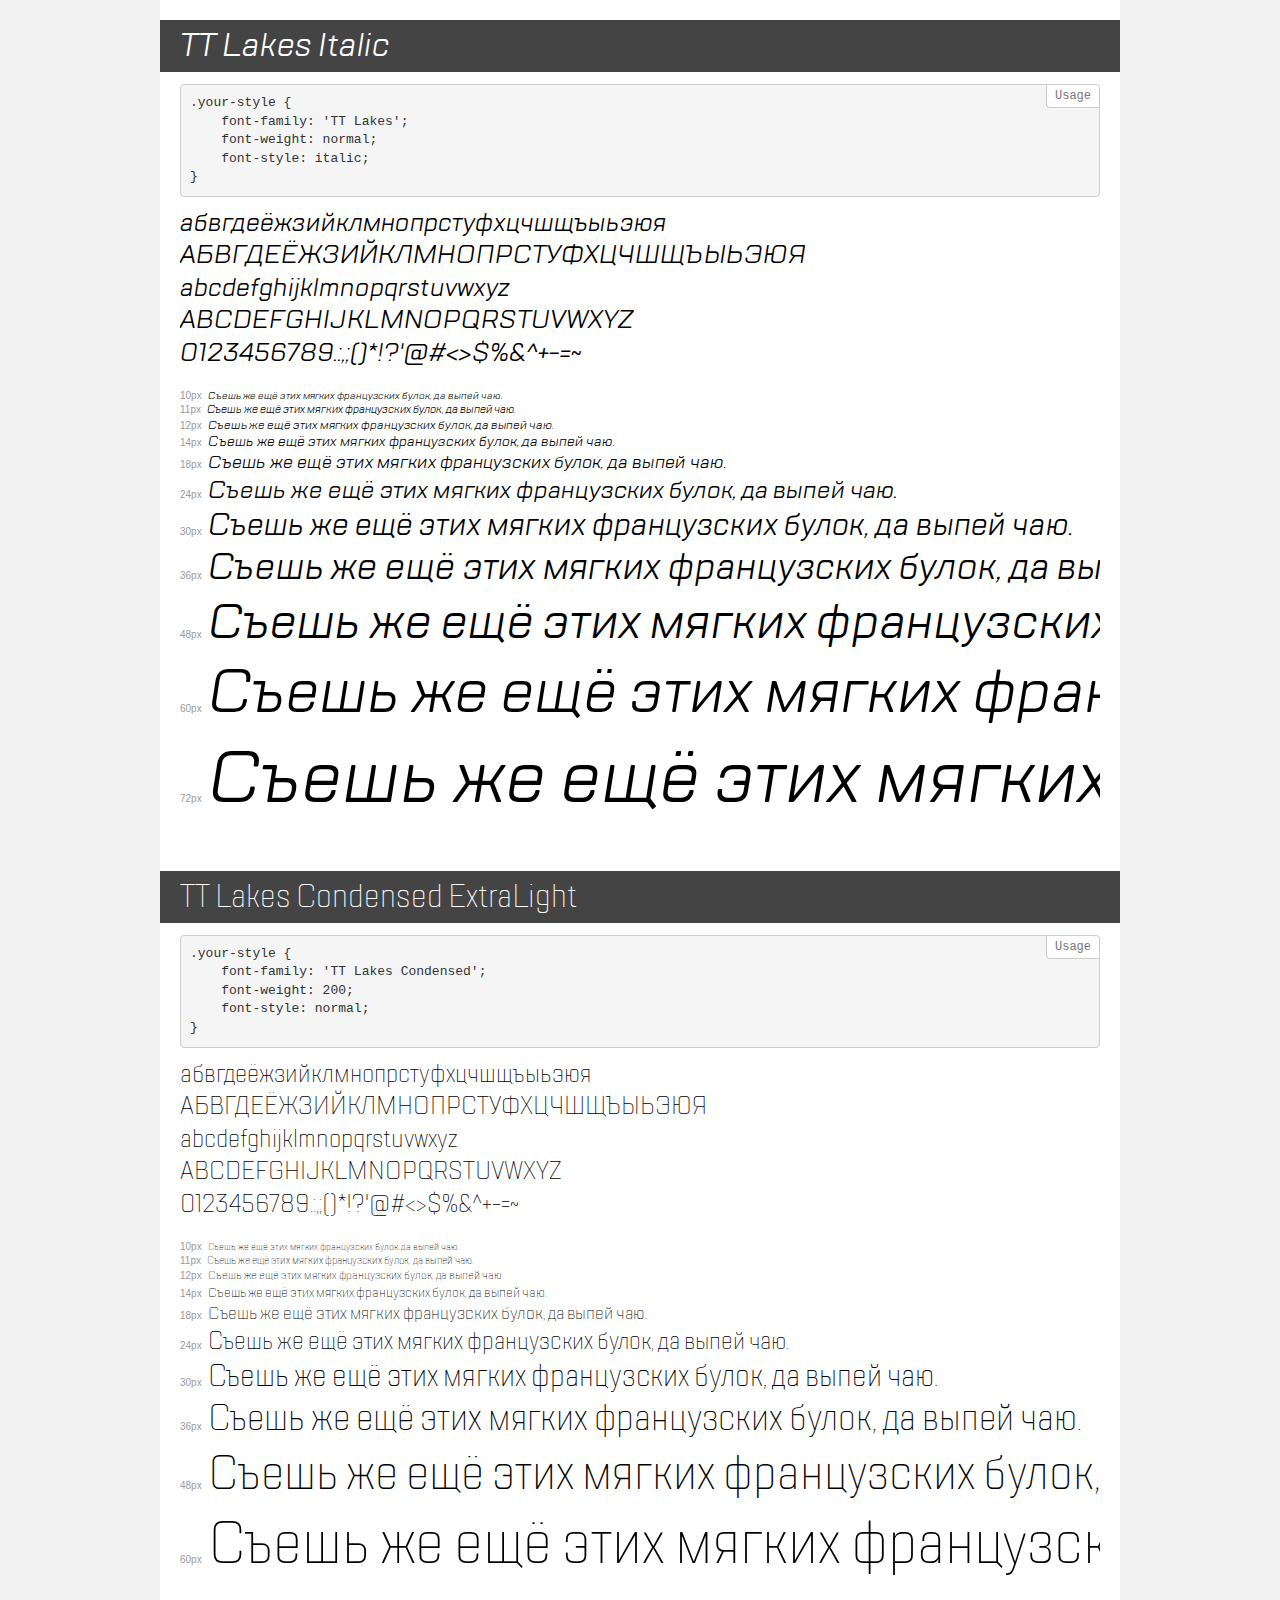
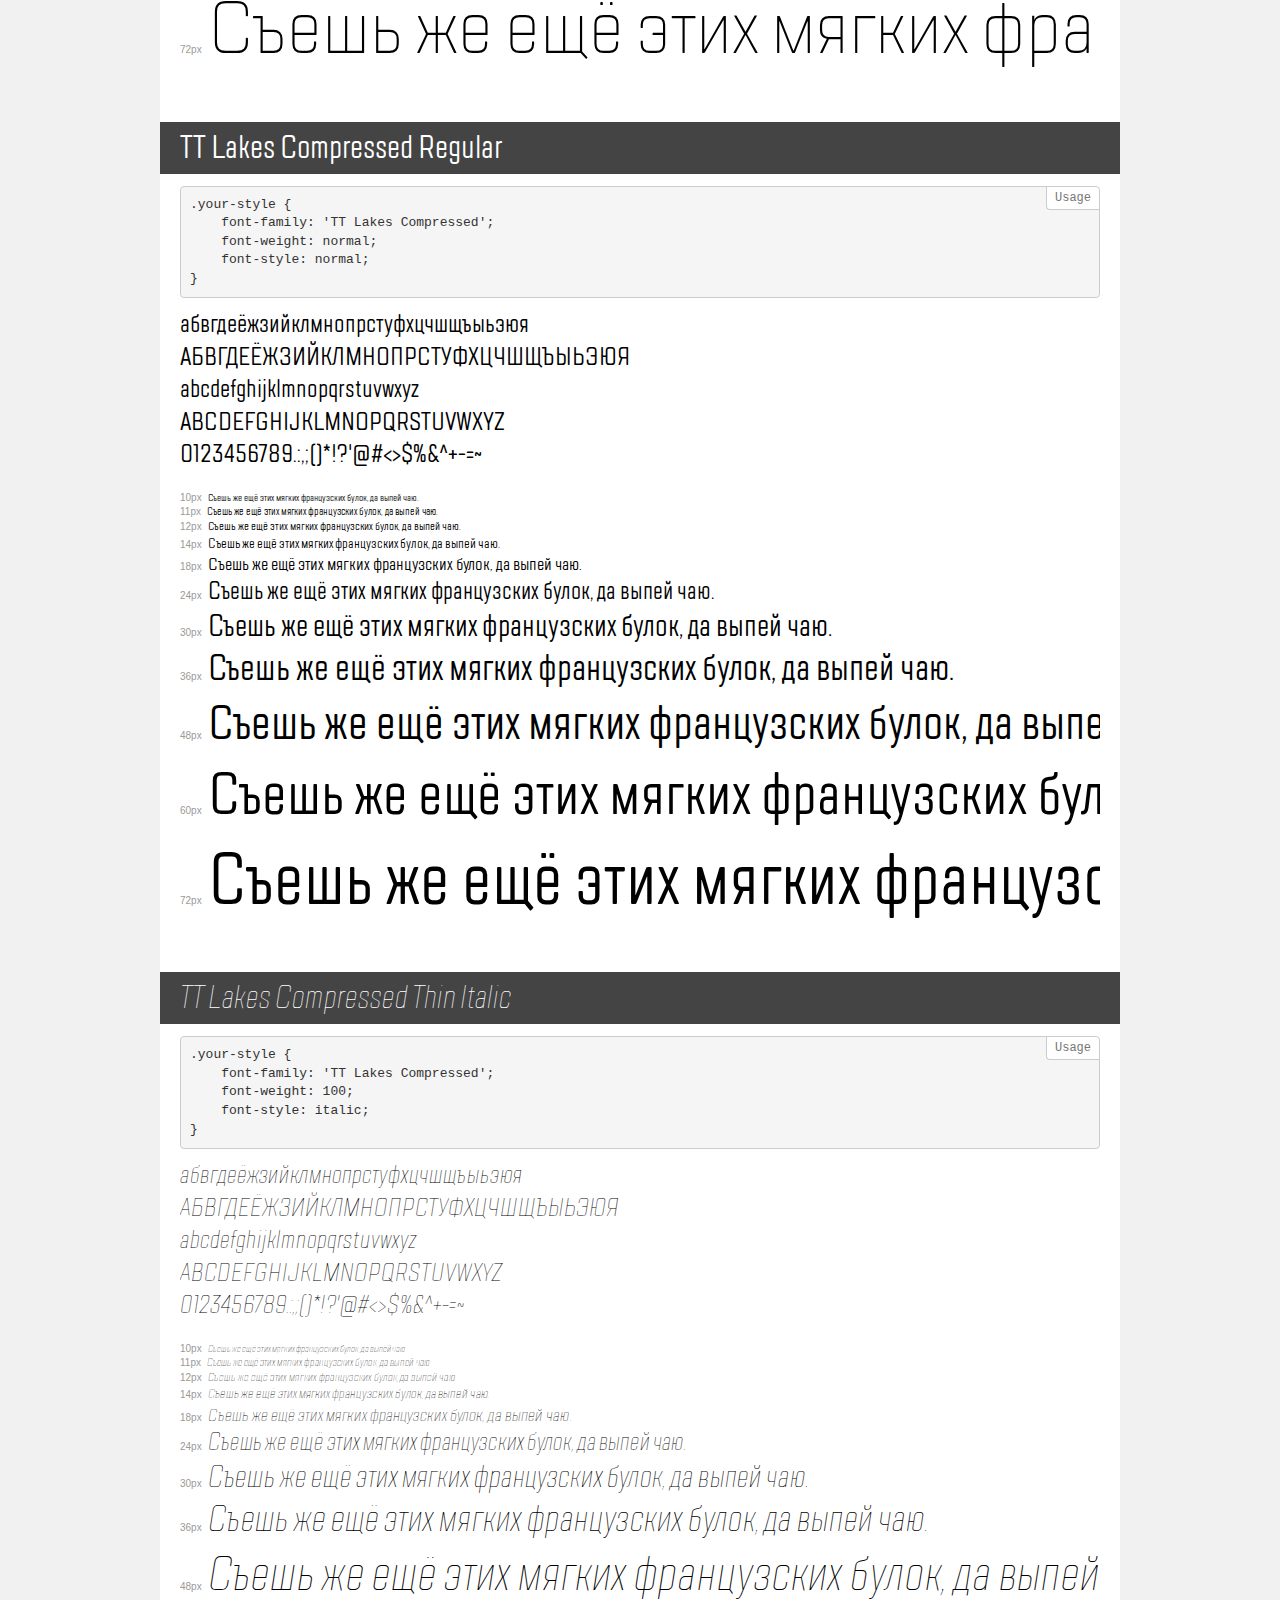
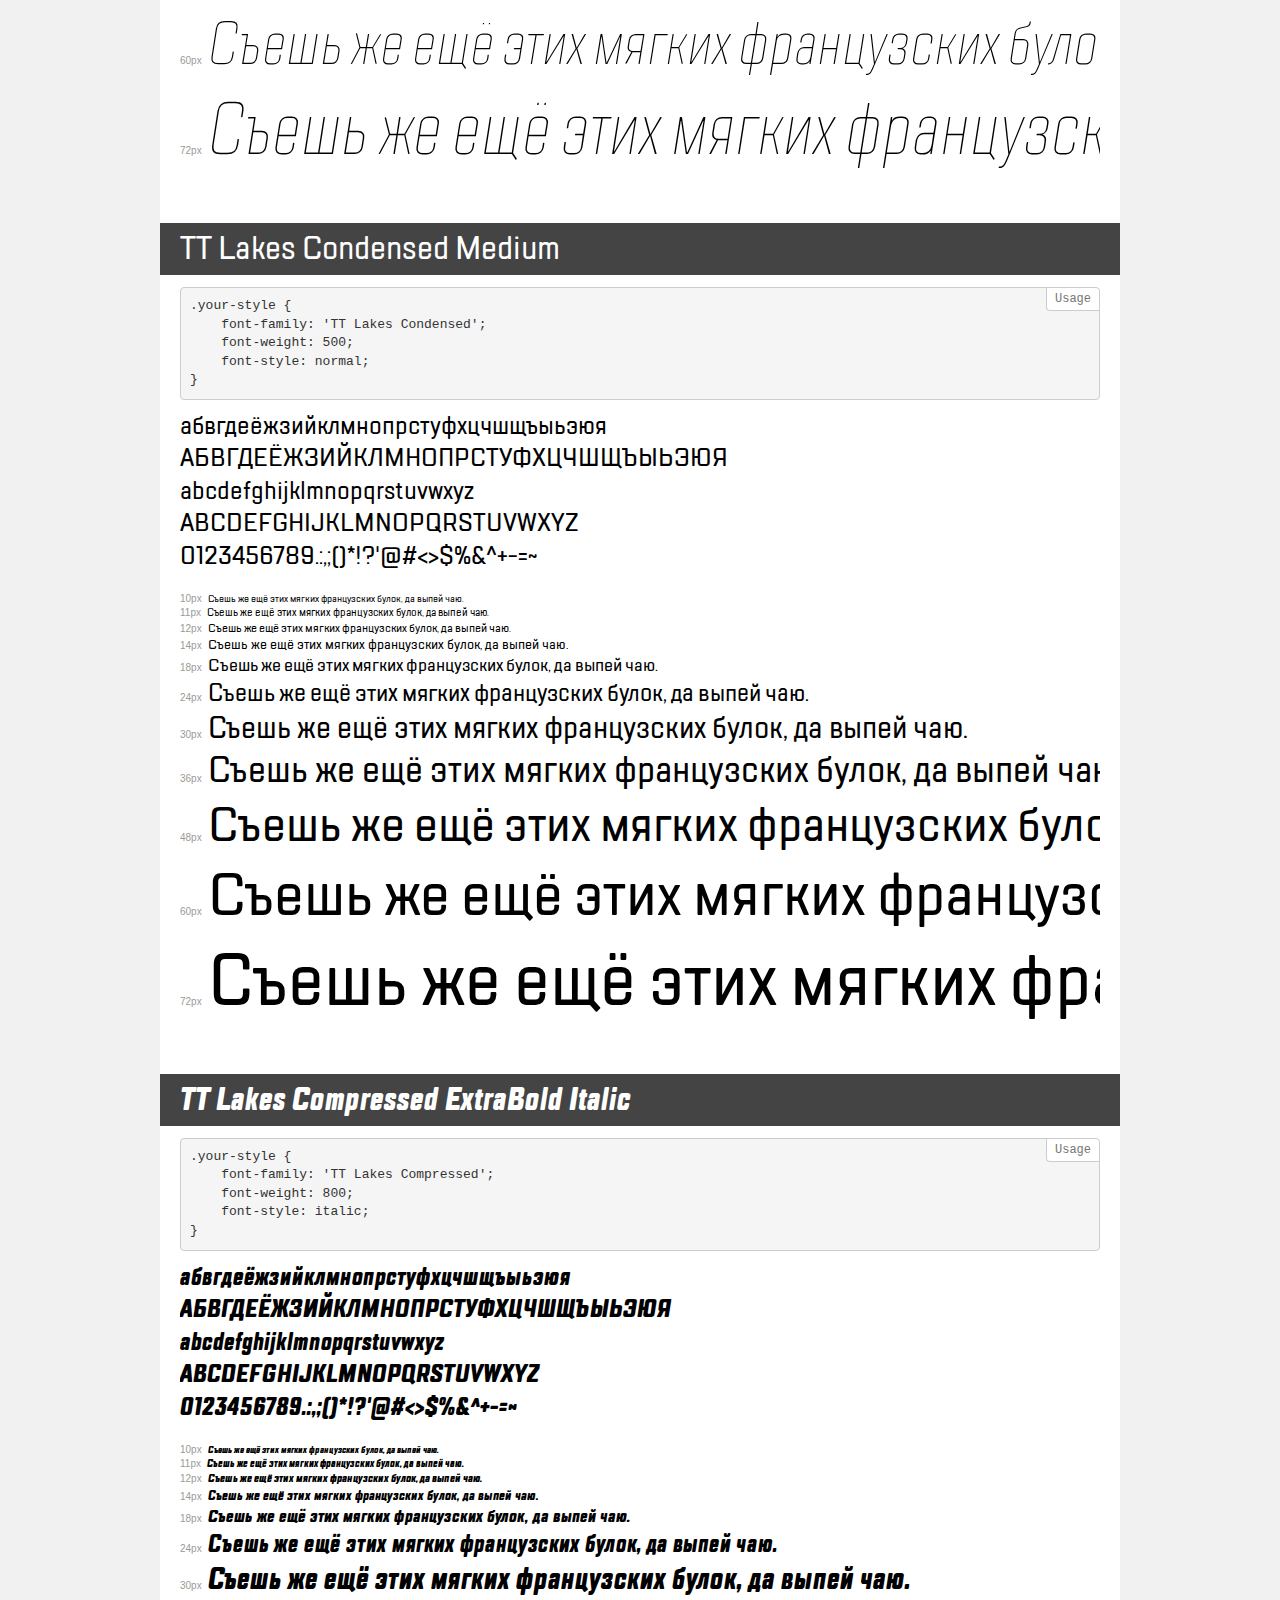
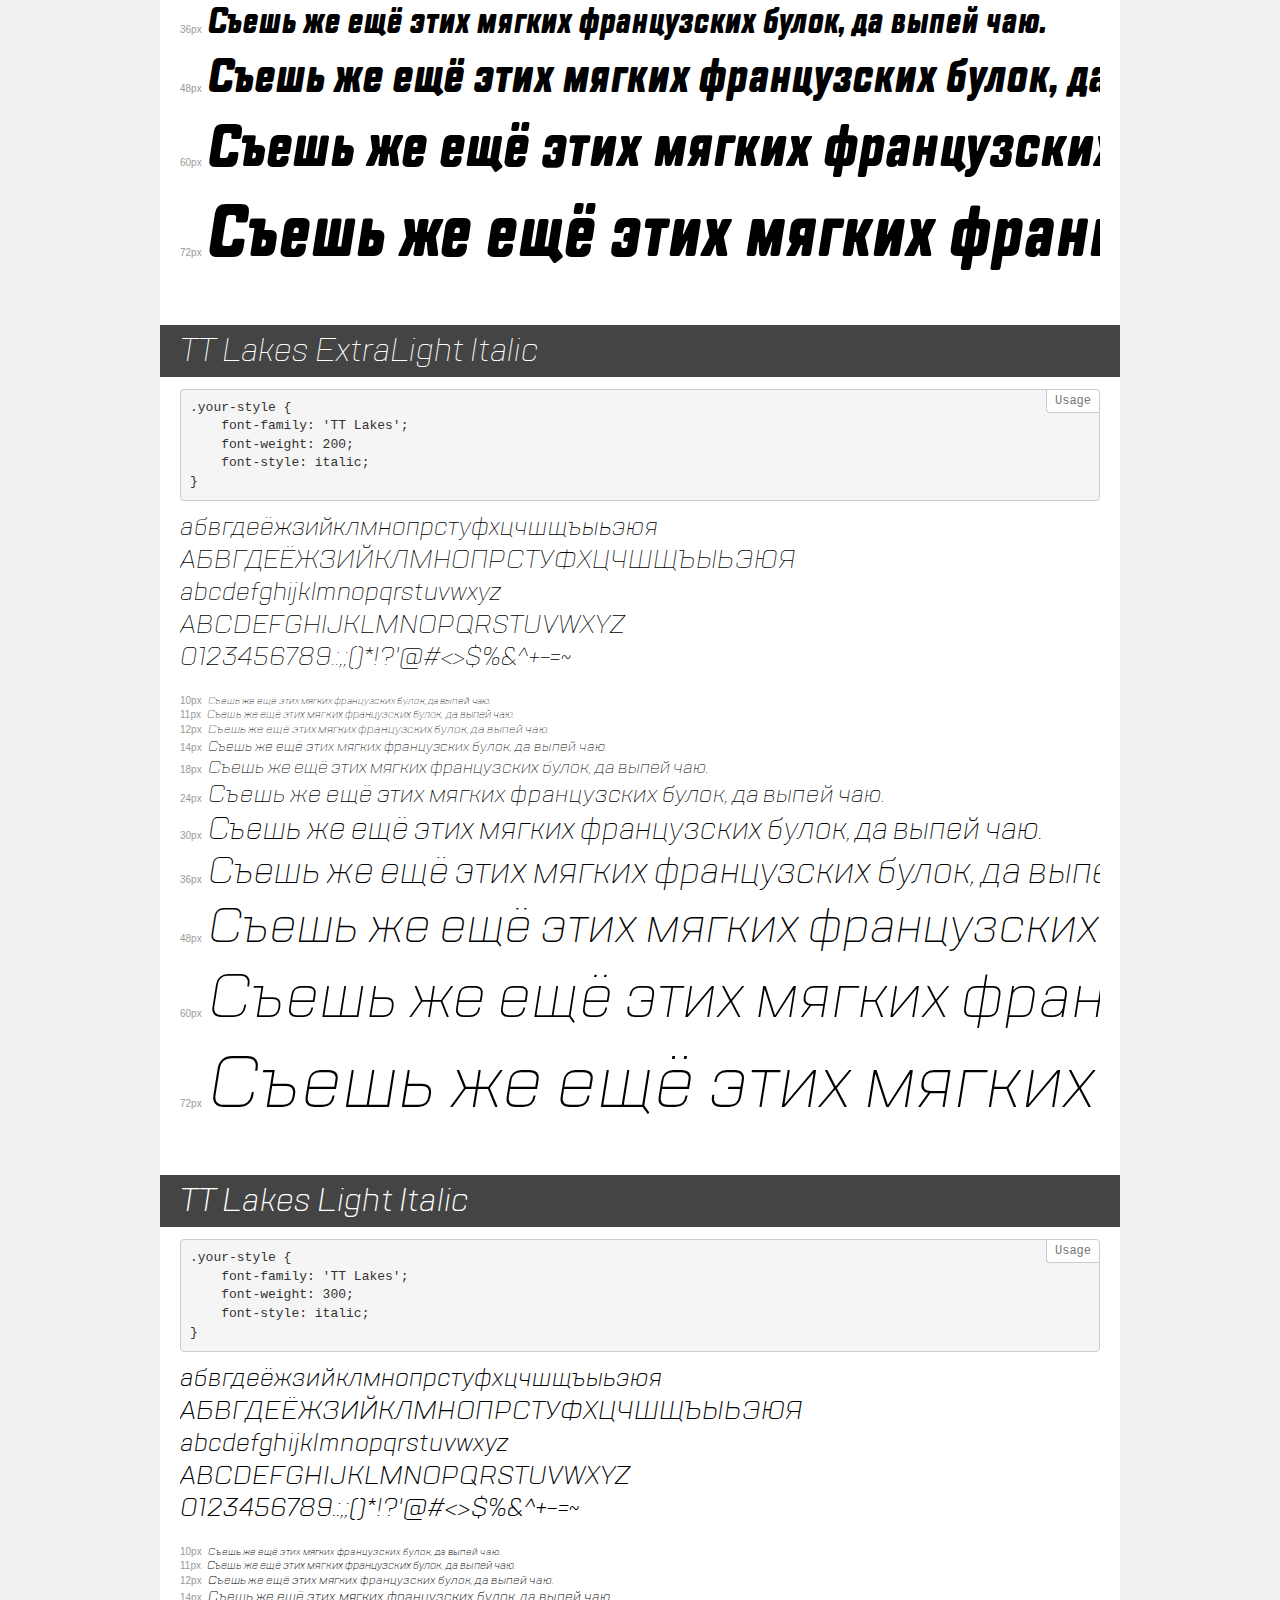
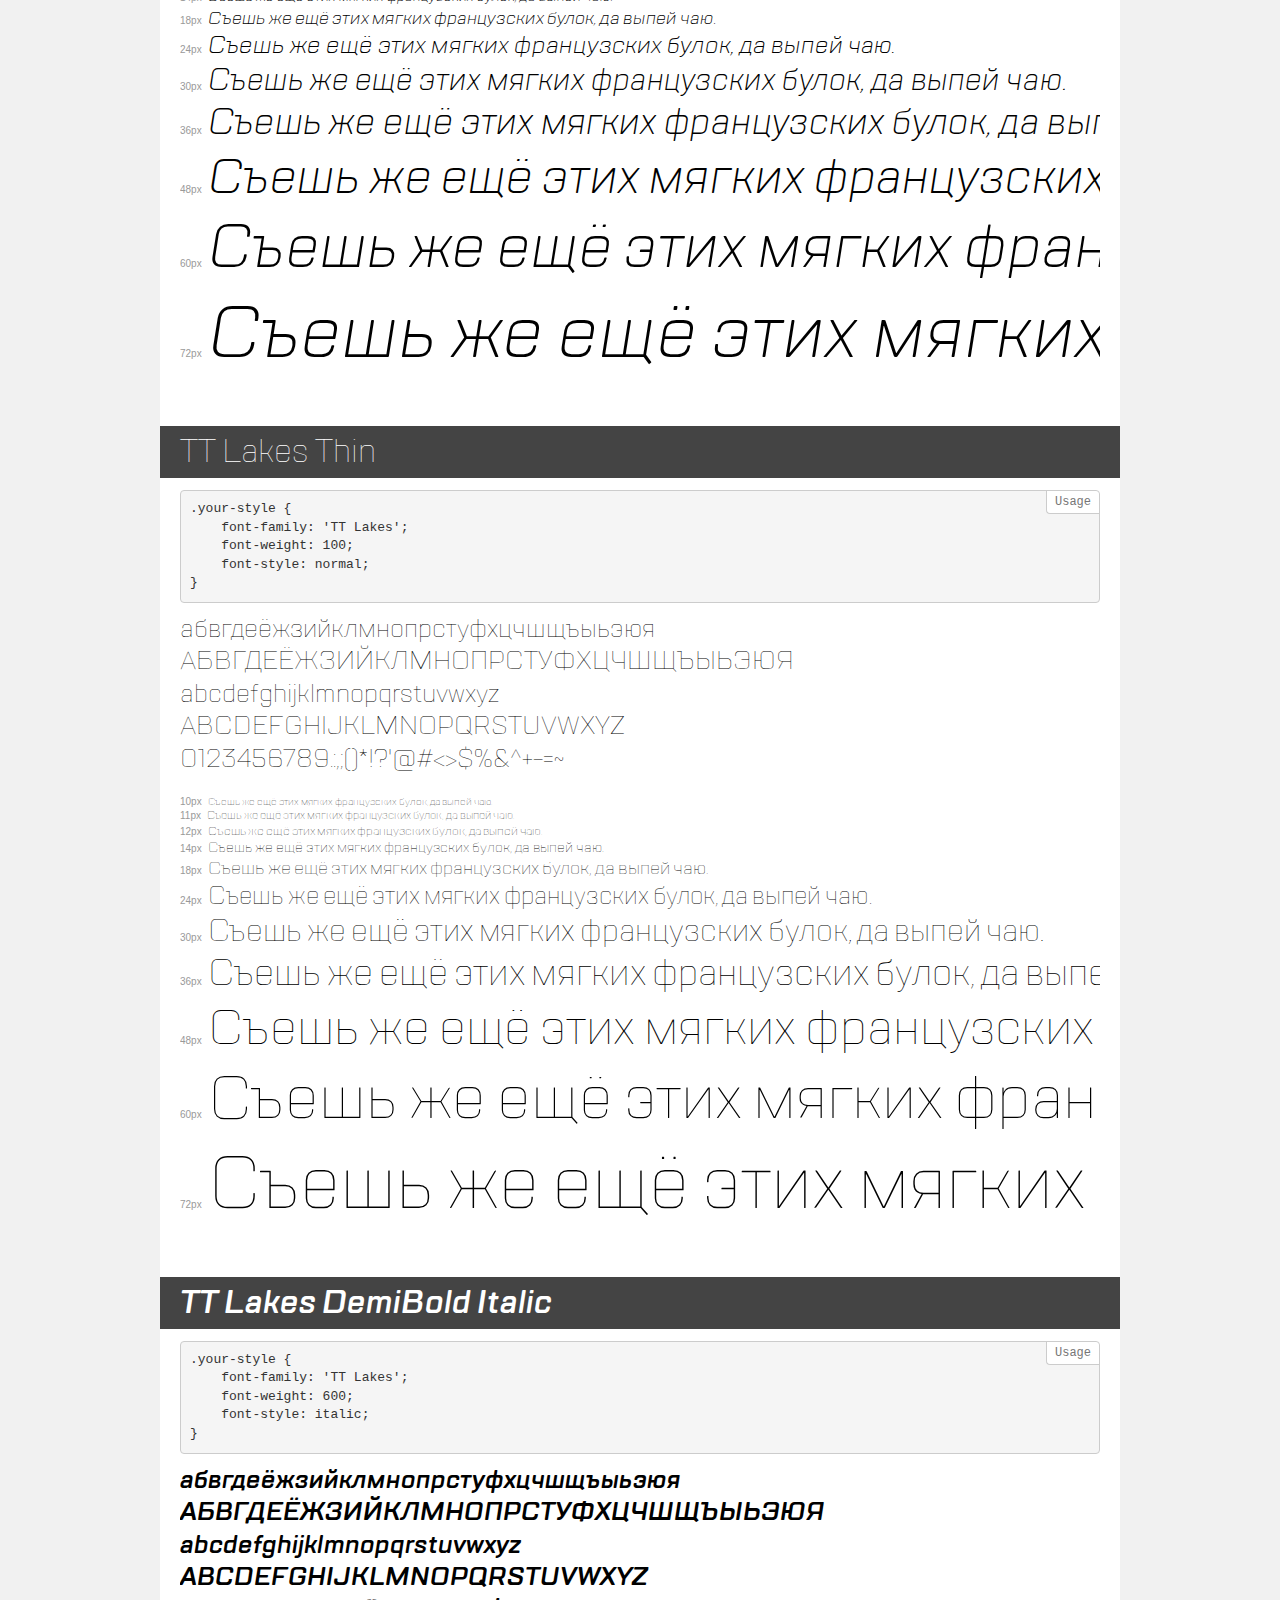
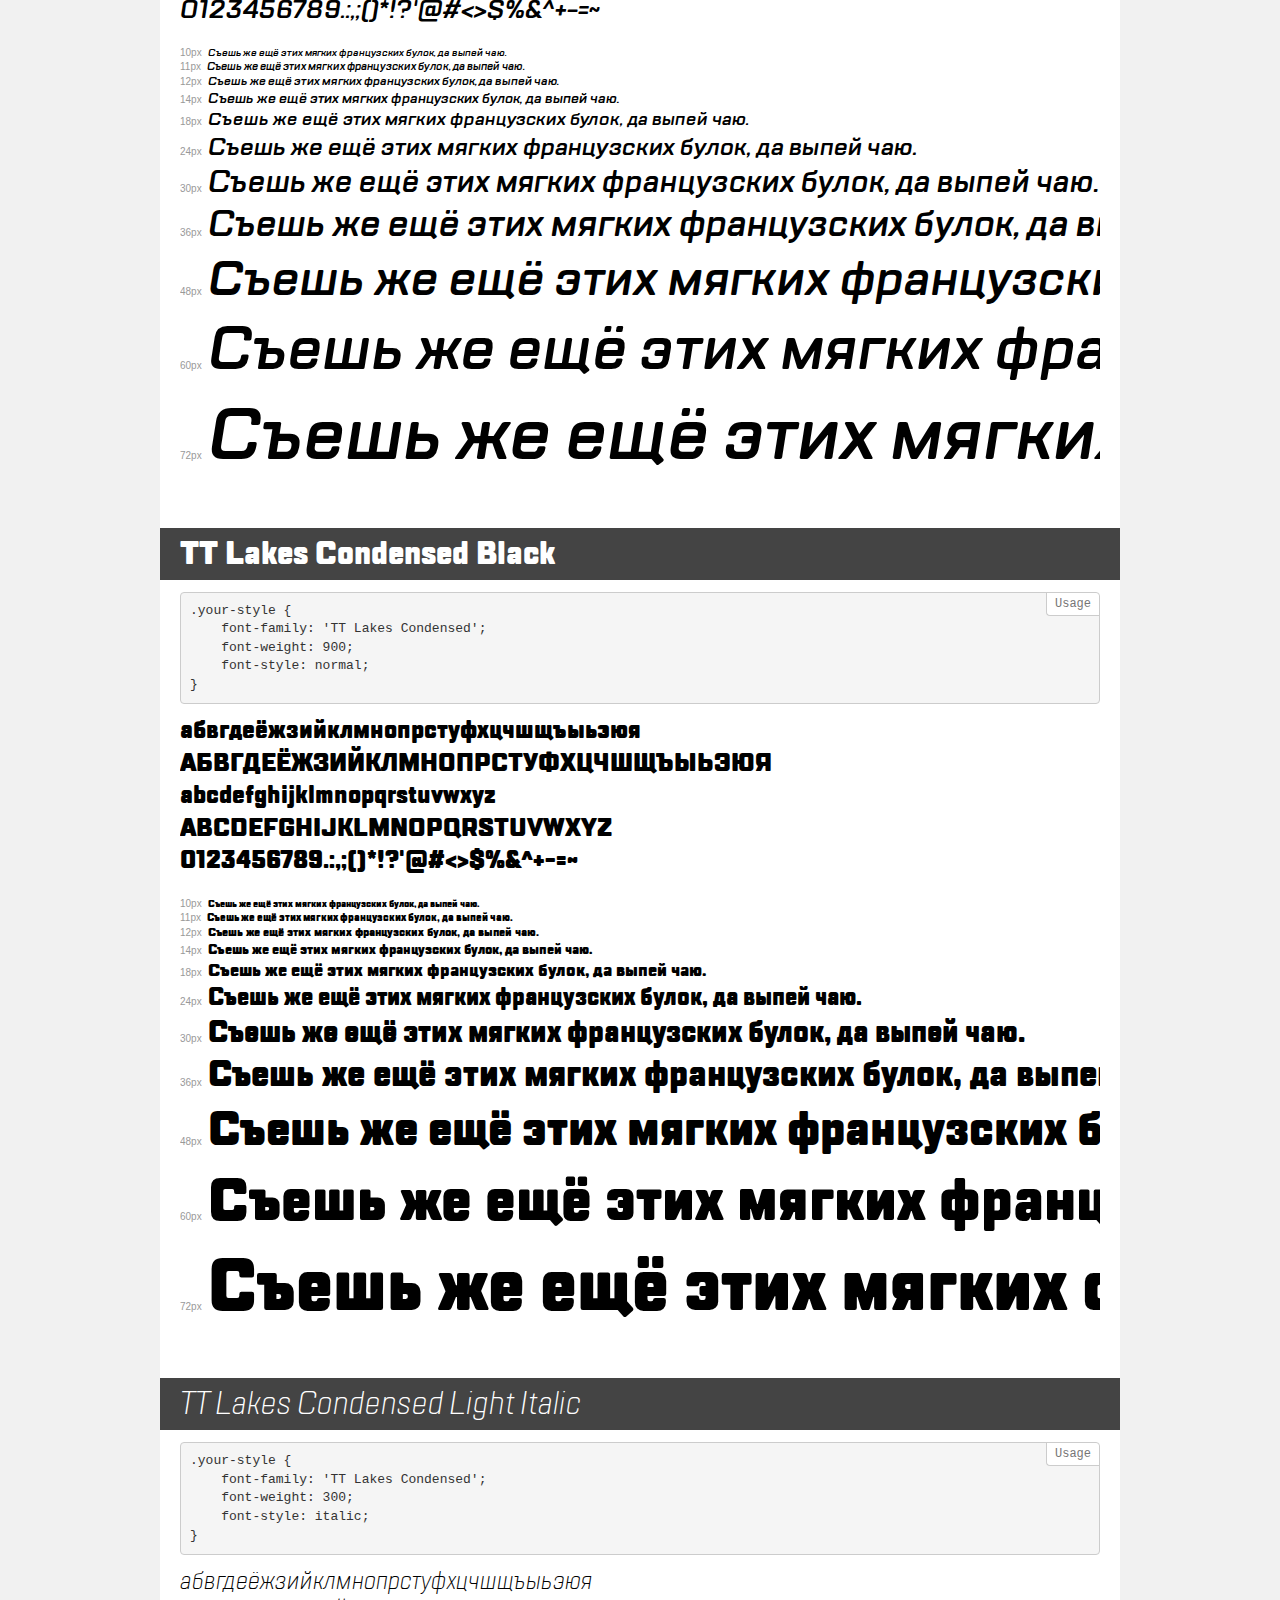
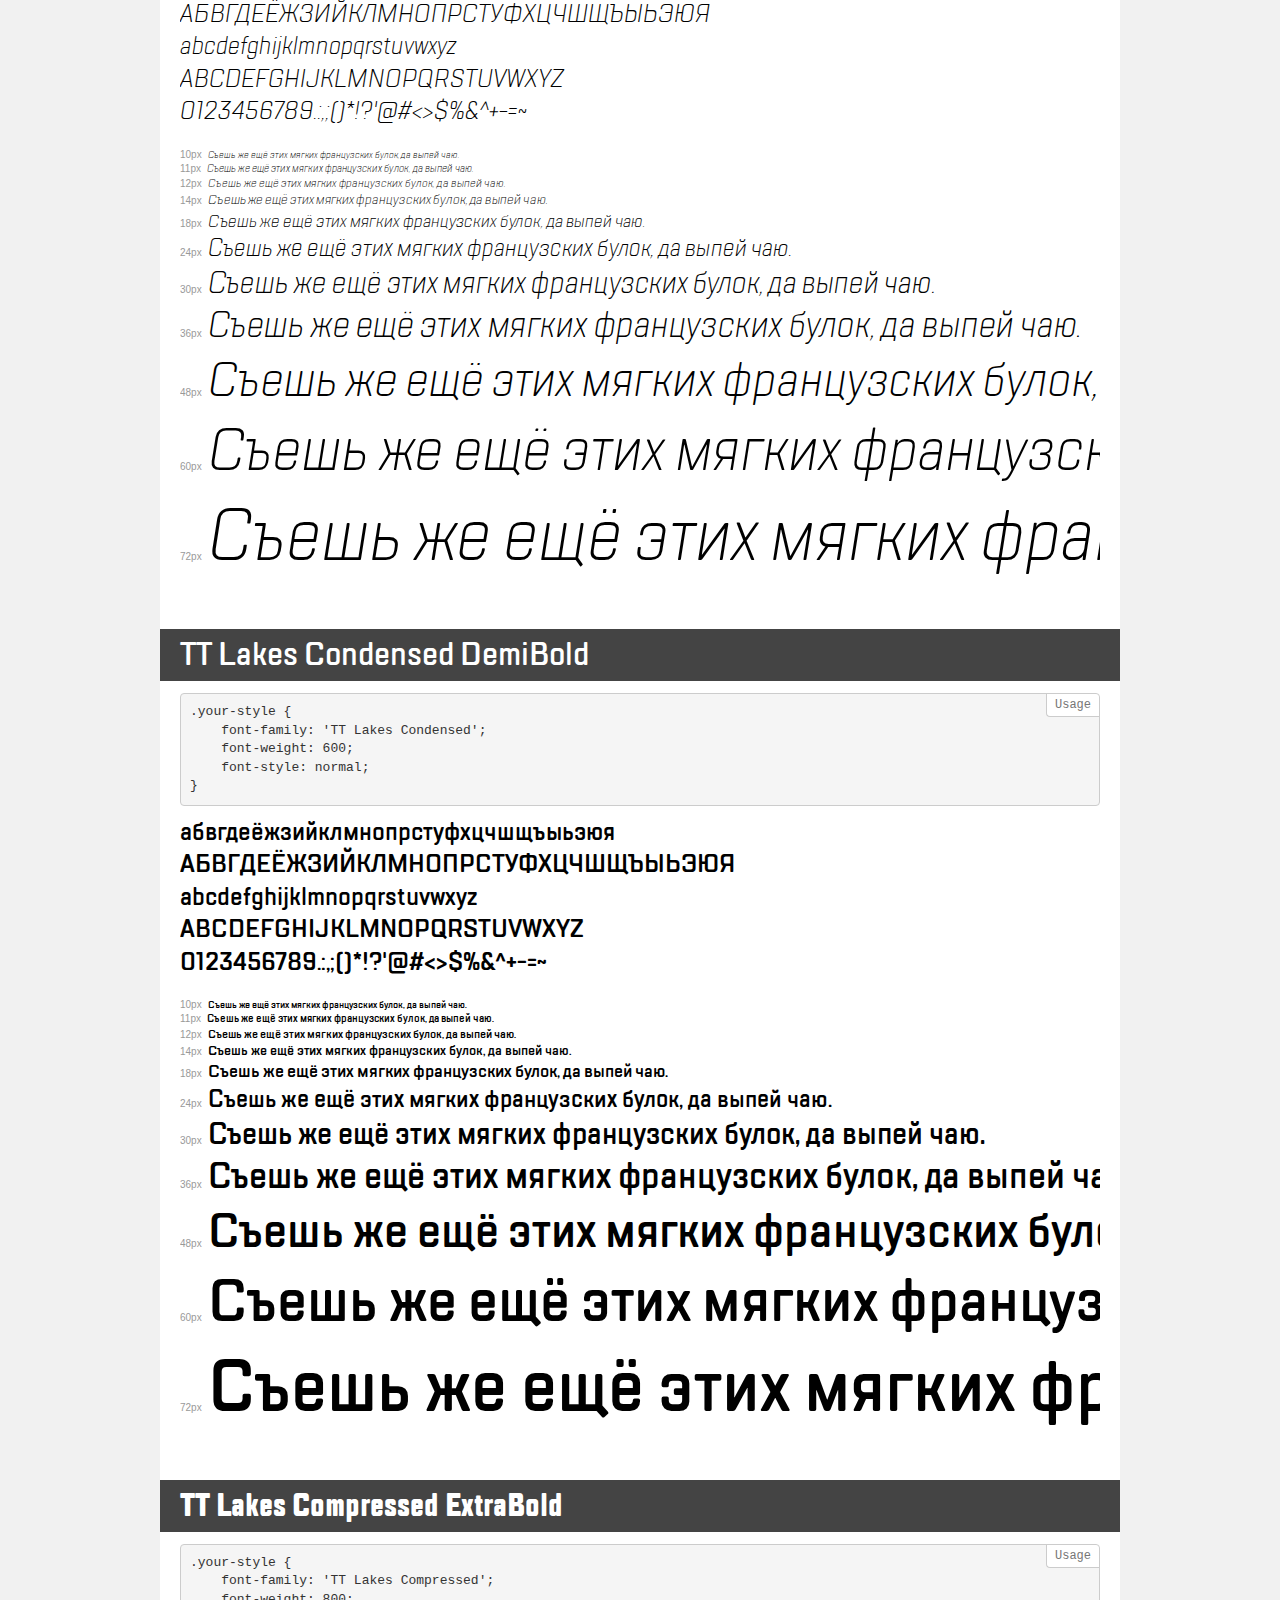
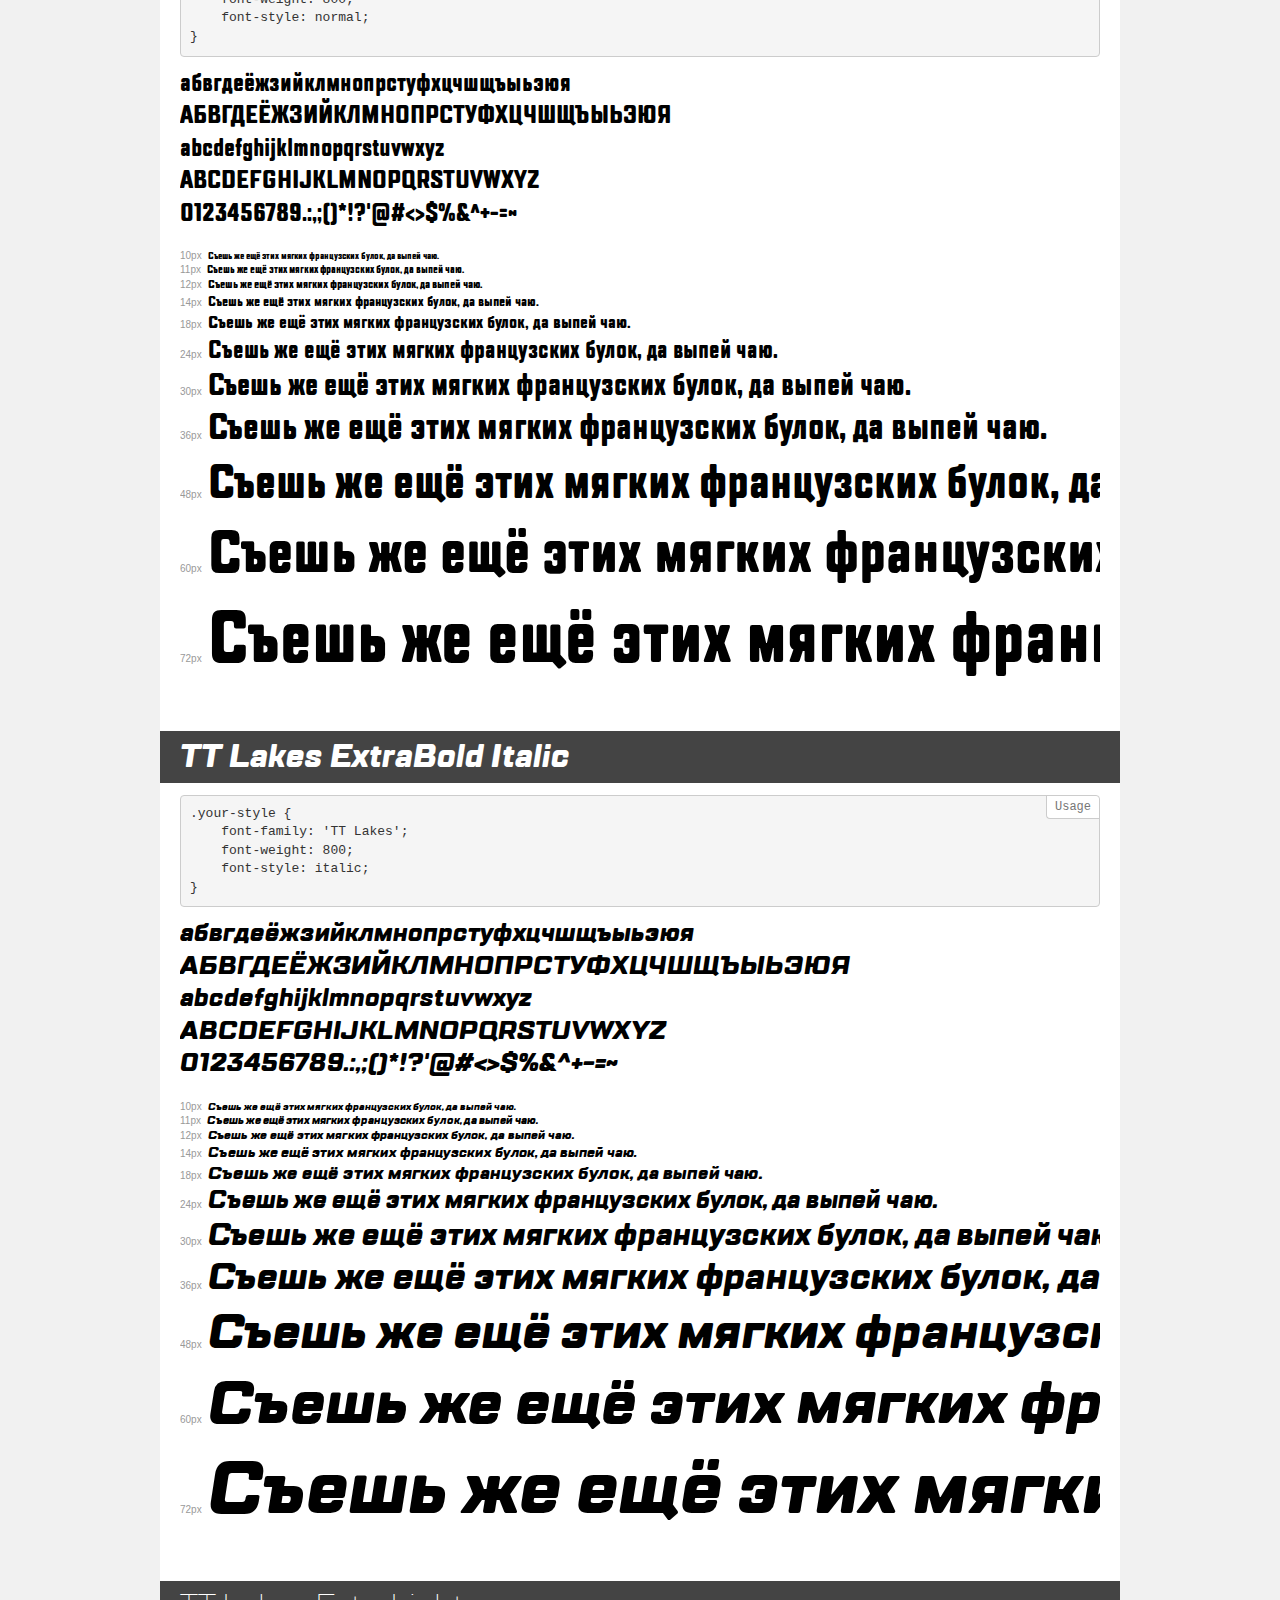
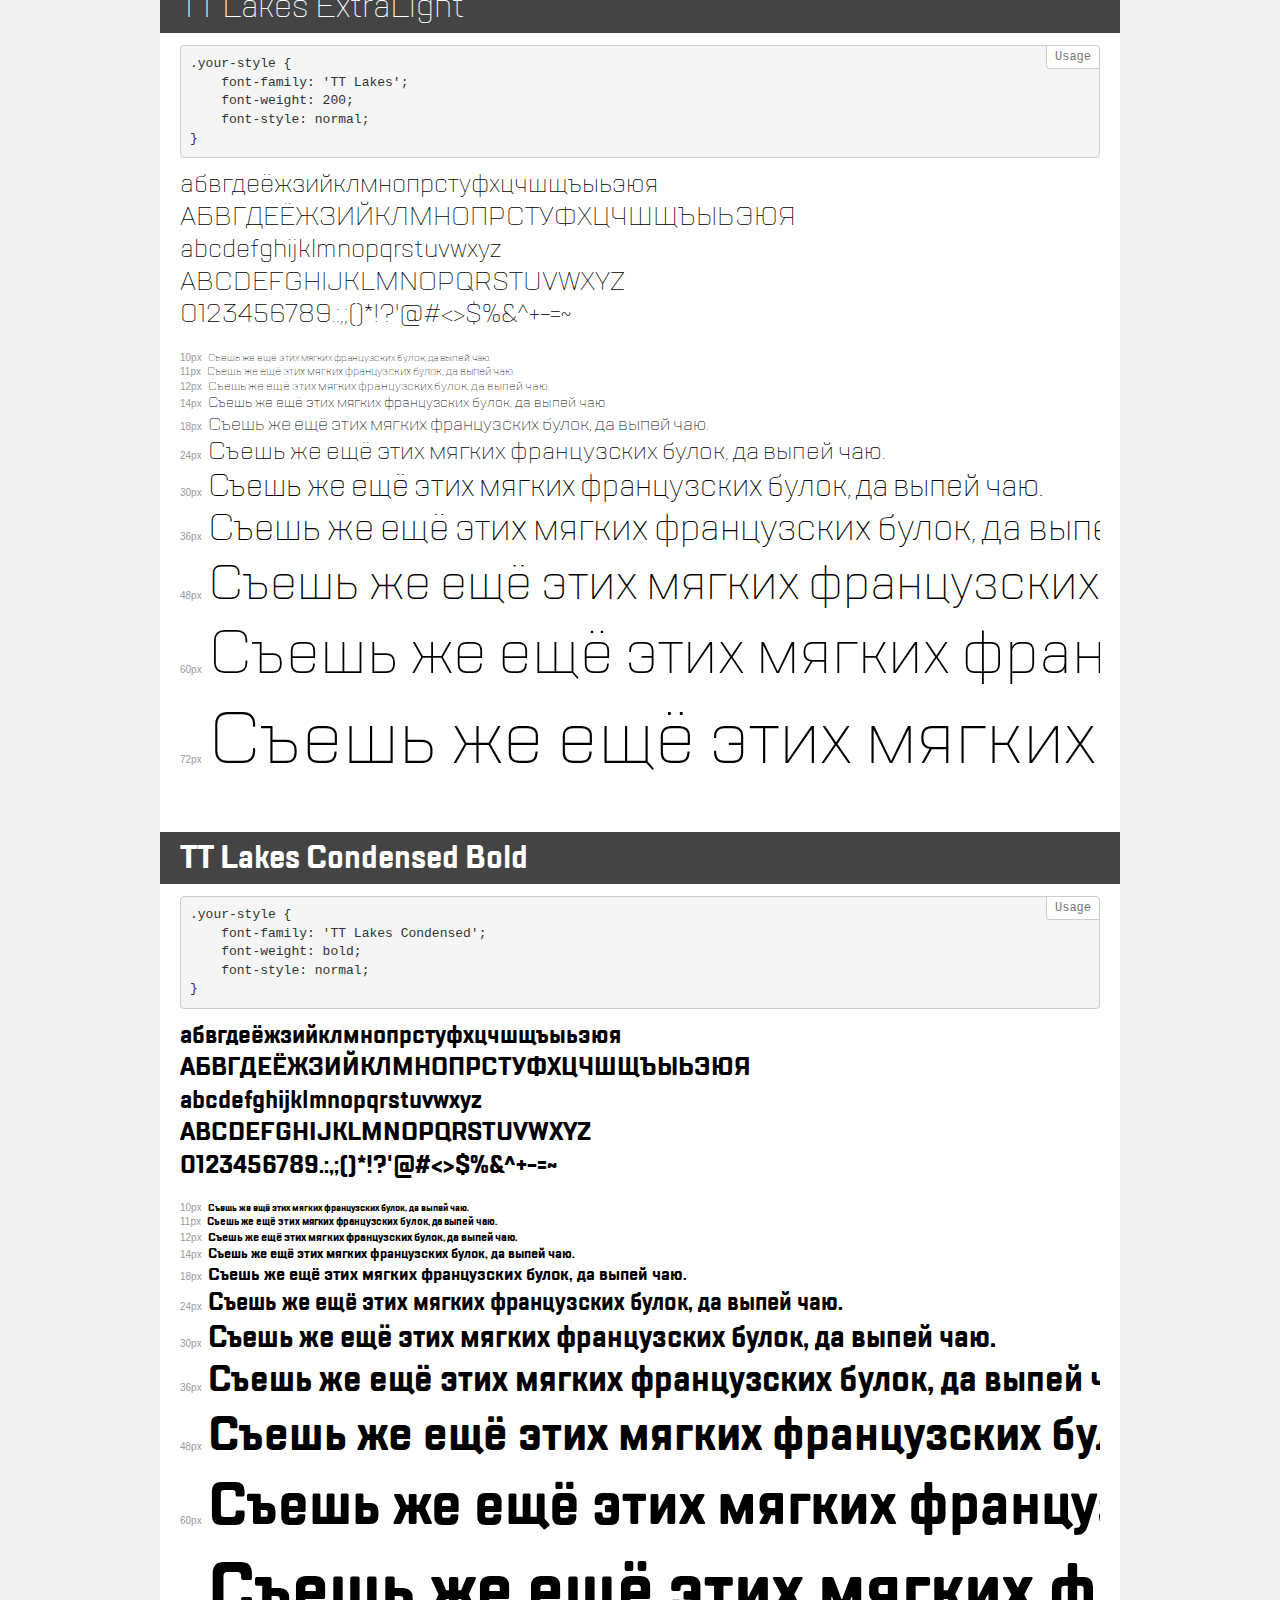
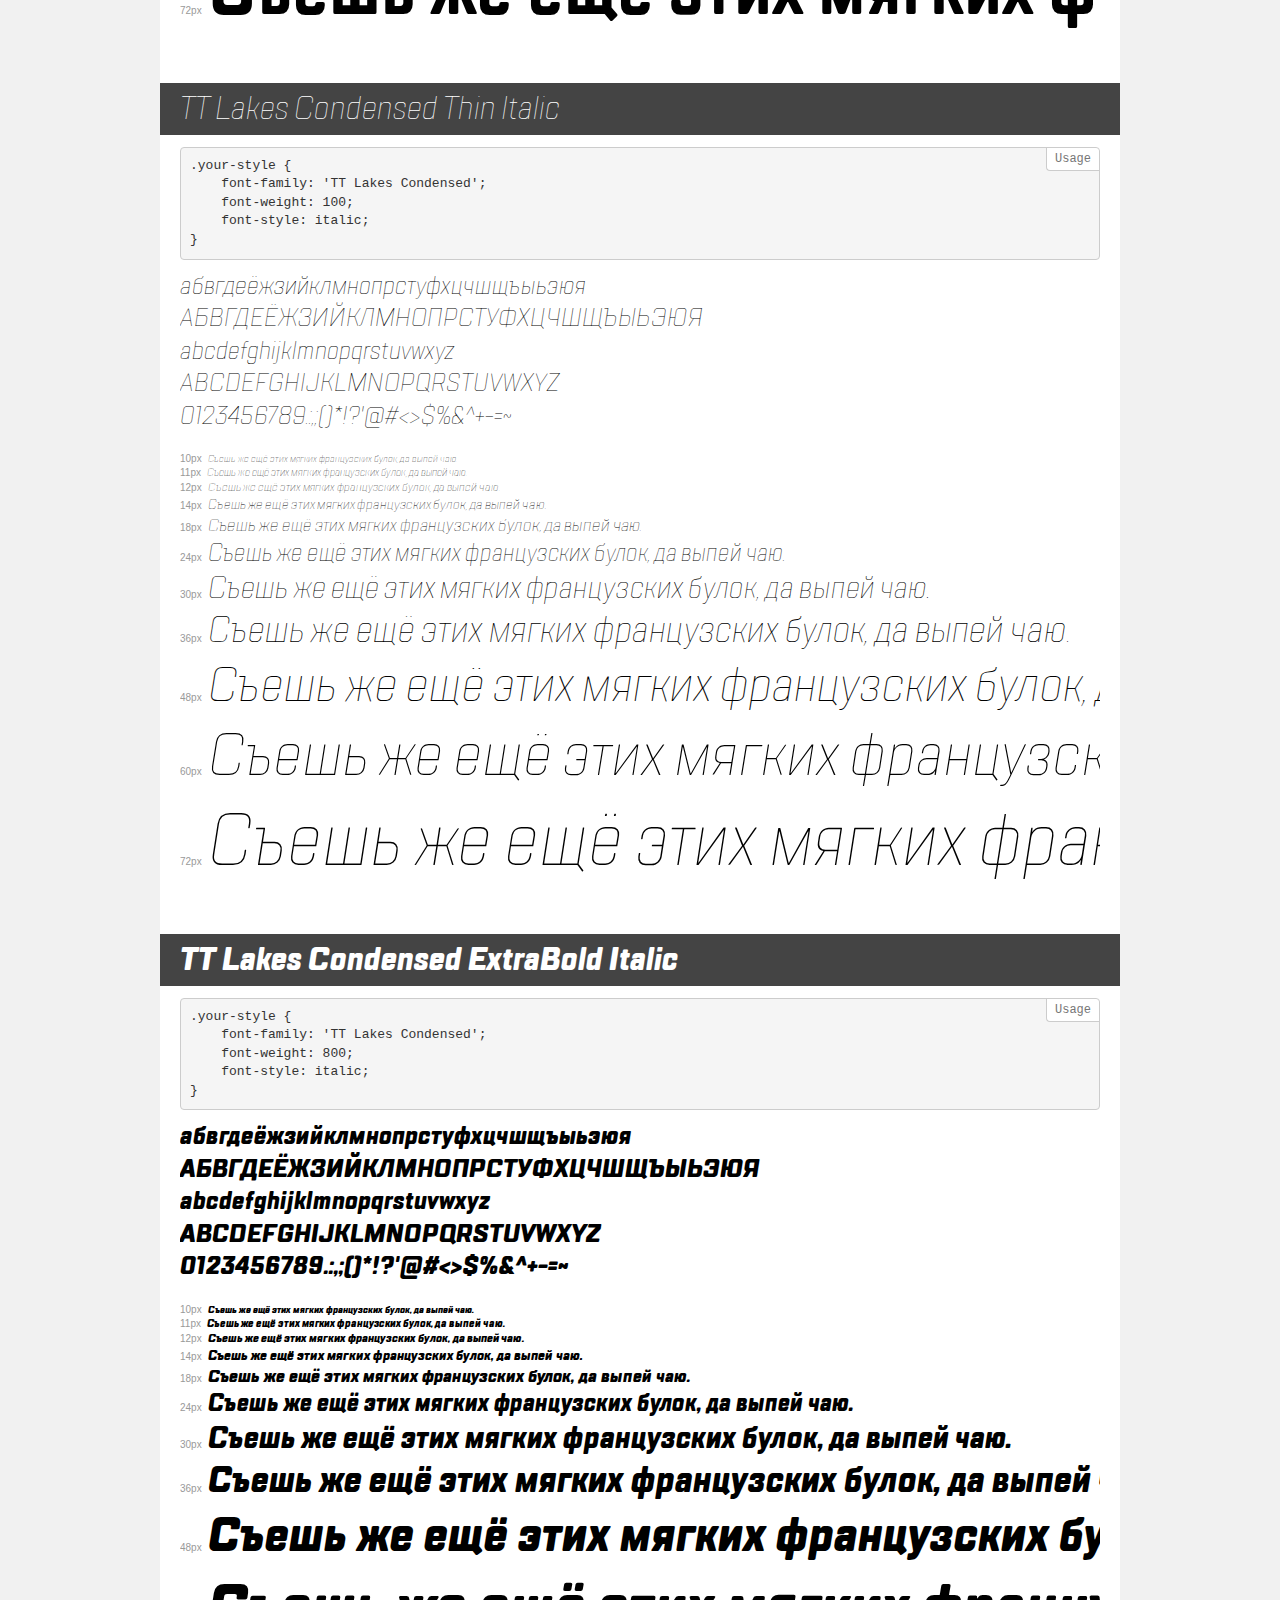
<file: mymaket/fonts/demo.html>
<!DOCTYPE html>
<html>
<head>
    <meta charset="utf-8">
    <meta http-equiv="X-UA-Compatible" content="IE=edge">
    <meta name="viewport" content="width=device-width, initial-scale=1">
    <meta name="robots" content="noindex, noarchive">
    <meta name="format-detection" content="telephone=no">
    <title>Transfonter demo</title>
    <link href="stylesheet.css" rel="stylesheet">
    <style>
        /*
        http://meyerweb.com/eric/tools/css/reset/
        v2.0 | 20110126
        License: none (public domain)
        */
        html, body, div, span, applet, object, iframe,
        h1, h2, h3, h4, h5, h6, p, blockquote, pre,
        a, abbr, acronym, address, big, cite, code,
        del, dfn, em, img, ins, kbd, q, s, samp,
        small, strike, strong, sub, sup, tt, var,
        b, u, i, center,
        dl, dt, dd, ol, ul, li,
        fieldset, form, label, legend,
        table, caption, tbody, tfoot, thead, tr, th, td,
        article, aside, canvas, details, embed,
        figure, figcaption, footer, header, hgroup,
        menu, nav, output, ruby, section, summary,
        time, mark, audio, video {
            margin: 0;
            padding: 0;
            border: 0;
            font-size: 100%;
            font: inherit;
            vertical-align: baseline;
        }
        /* HTML5 display-role reset for older browsers */
        article, aside, details, figcaption, figure,
        footer, header, hgroup, menu, nav, section {
            display: block;
        }
        body {
            line-height: 1;
        }
        ol, ul {
            list-style: none;
        }
        blockquote, q {
            quotes: none;
        }
        blockquote:before, blockquote:after,
        q:before, q:after {
            content: '';
            content: none;
        }
        table {
            border-collapse: collapse;
            border-spacing: 0;
        }
        /* common styles */
        body {
            background: #f1f1f1;
            color: #000;
        }
        .page {
            background: #fff;
            width: 920px;
            margin: 0 auto;
            padding: 20px 20px 0 20px;
            overflow: hidden;
        }
        .font-container {
            overflow-x: auto;
            overflow-y: hidden;
            margin-bottom: 40px;
            line-height: 1.3;
            white-space: nowrap;
            padding-bottom: 5px;
        }
        h1 {
            position: relative;
            background: #444;
            font-size: 32px;
            color: #fff;
            padding: 10px 20px;
            margin: 0 -20px 12px -20px;
        }
        .letters {
            font-size: 25px;
            margin-bottom: 20px;
        }
        .s10:before {
            content: '10px';
        }
        .s11:before {
            content: '11px';
        }
        .s12:before {
            content: '12px';
        }
        .s14:before {
            content: '14px';
        }
        .s18:before {
            content: '18px';
        }
        .s24:before {
            content: '24px';
        }
        .s30:before {
            content: '30px';
        }
        .s36:before {
            content: '36px';
        }
        .s48:before {
            content: '48px';
        }
        .s60:before {
            content: '60px';
        }
        .s72:before {
            content: '72px';
        }
        .s10:before, .s11:before, .s12:before, .s14:before,
        .s18:before, .s24:before, .s30:before, .s36:before,
        .s48:before, .s60:before, .s72:before {
            font-family: Arial, sans-serif;
            font-size: 10px;
            font-weight: normal;
            font-style: normal;
            color: #999;
            padding-right: 6px;
        }
        pre {
            display: block;
            position: relative;
            padding: 9px;
            margin: 0 0 10px;
            font-family: Monaco, Menlo, Consolas, "Courier New", monospace !important;
            font-size: 13px;
            line-height: 1.428571429;
            color: #333;
            font-weight: normal !important;
            font-style: normal !important;
            background-color: #f5f5f5;
            border: 1px solid #ccc;
            overflow-x: auto;
            border-radius: 4px;
        }
        pre:after {
            display: block;
            position: absolute;
            right: 0;
            top: 0;
            content: 'Usage';
            line-height: 1;
            padding: 5px 8px;
            font-size: 12px;
            color: #767676;
            background-color: #fff;
            border: 1px solid #ccc;
            border-right: none;
            border-top: none;
            border-radius: 0 4px 0 4px;
            z-index: 10;
        }
        /* responsive */
        @media (max-width: 959px) {
            .page {
                width: auto;
                margin: 0;
            }
        }
    </style>
</head>
<body>
<div class="page">
    <div class="demo" style="font-family: 'TT Lakes'; font-weight: normal; font-style: italic;">
        <h1>TT Lakes Italic</h1>
        <pre>.your-style {
    font-family: 'TT Lakes';
    font-weight: normal;
    font-style: italic;
}</pre>
        <div class="font-container">
            <p class="letters">
                абвгдеёжзийклмнопрстуфхцчшщъыьэюя<br>
АБВГДЕЁЖЗИЙКЛМНОПРСТУФХЦЧШЩЪЫЬЭЮЯ<br>
abcdefghijklmnopqrstuvwxyz<br>
ABCDEFGHIJKLMNOPQRSTUVWXYZ<br>
                0123456789.:,;()*!?'@#<>$%&^+-=~
            </p>
            <p class="s10" style="font-size: 10px;">Съешь же ещё этих мягких французских булок, да выпей чаю.</p>
            <p class="s11" style="font-size: 11px;">Съешь же ещё этих мягких французских булок, да выпей чаю.</p>
            <p class="s12" style="font-size: 12px;">Съешь же ещё этих мягких французских булок, да выпей чаю.</p>
            <p class="s14" style="font-size: 14px;">Съешь же ещё этих мягких французских булок, да выпей чаю.</p>
            <p class="s18" style="font-size: 18px;">Съешь же ещё этих мягких французских булок, да выпей чаю.</p>
            <p class="s24" style="font-size: 24px;">Съешь же ещё этих мягких французских булок, да выпей чаю.</p>
            <p class="s30" style="font-size: 30px;">Съешь же ещё этих мягких французских булок, да выпей чаю.</p>
            <p class="s36" style="font-size: 36px;">Съешь же ещё этих мягких французских булок, да выпей чаю.</p>
            <p class="s48" style="font-size: 48px;">Съешь же ещё этих мягких французских булок, да выпей чаю.</p>
            <p class="s60" style="font-size: 60px;">Съешь же ещё этих мягких французских булок, да выпей чаю.</p>
            <p class="s72" style="font-size: 72px;">Съешь же ещё этих мягких французских булок, да выпей чаю.</p>
        </div>
    </div>
    <div class="demo" style="font-family: 'TT Lakes Condensed'; font-weight: 200; font-style: normal;">
        <h1>TT Lakes Condensed ExtraLight</h1>
        <pre>.your-style {
    font-family: 'TT Lakes Condensed';
    font-weight: 200;
    font-style: normal;
}</pre>
        <div class="font-container">
            <p class="letters">
                абвгдеёжзийклмнопрстуфхцчшщъыьэюя<br>
АБВГДЕЁЖЗИЙКЛМНОПРСТУФХЦЧШЩЪЫЬЭЮЯ<br>
abcdefghijklmnopqrstuvwxyz<br>
ABCDEFGHIJKLMNOPQRSTUVWXYZ<br>
                0123456789.:,;()*!?'@#<>$%&^+-=~
            </p>
            <p class="s10" style="font-size: 10px;">Съешь же ещё этих мягких французских булок, да выпей чаю.</p>
            <p class="s11" style="font-size: 11px;">Съешь же ещё этих мягких французских булок, да выпей чаю.</p>
            <p class="s12" style="font-size: 12px;">Съешь же ещё этих мягких французских булок, да выпей чаю.</p>
            <p class="s14" style="font-size: 14px;">Съешь же ещё этих мягких французских булок, да выпей чаю.</p>
            <p class="s18" style="font-size: 18px;">Съешь же ещё этих мягких французских булок, да выпей чаю.</p>
            <p class="s24" style="font-size: 24px;">Съешь же ещё этих мягких французских булок, да выпей чаю.</p>
            <p class="s30" style="font-size: 30px;">Съешь же ещё этих мягких французских булок, да выпей чаю.</p>
            <p class="s36" style="font-size: 36px;">Съешь же ещё этих мягких французских булок, да выпей чаю.</p>
            <p class="s48" style="font-size: 48px;">Съешь же ещё этих мягких французских булок, да выпей чаю.</p>
            <p class="s60" style="font-size: 60px;">Съешь же ещё этих мягких французских булок, да выпей чаю.</p>
            <p class="s72" style="font-size: 72px;">Съешь же ещё этих мягких французских булок, да выпей чаю.</p>
        </div>
    </div>
    <div class="demo" style="font-family: 'TT Lakes Compressed'; font-weight: normal; font-style: normal;">
        <h1>TT Lakes Compressed Regular</h1>
        <pre>.your-style {
    font-family: 'TT Lakes Compressed';
    font-weight: normal;
    font-style: normal;
}</pre>
        <div class="font-container">
            <p class="letters">
                абвгдеёжзийклмнопрстуфхцчшщъыьэюя<br>
АБВГДЕЁЖЗИЙКЛМНОПРСТУФХЦЧШЩЪЫЬЭЮЯ<br>
abcdefghijklmnopqrstuvwxyz<br>
ABCDEFGHIJKLMNOPQRSTUVWXYZ<br>
                0123456789.:,;()*!?'@#<>$%&^+-=~
            </p>
            <p class="s10" style="font-size: 10px;">Съешь же ещё этих мягких французских булок, да выпей чаю.</p>
            <p class="s11" style="font-size: 11px;">Съешь же ещё этих мягких французских булок, да выпей чаю.</p>
            <p class="s12" style="font-size: 12px;">Съешь же ещё этих мягких французских булок, да выпей чаю.</p>
            <p class="s14" style="font-size: 14px;">Съешь же ещё этих мягких французских булок, да выпей чаю.</p>
            <p class="s18" style="font-size: 18px;">Съешь же ещё этих мягких французских булок, да выпей чаю.</p>
            <p class="s24" style="font-size: 24px;">Съешь же ещё этих мягких французских булок, да выпей чаю.</p>
            <p class="s30" style="font-size: 30px;">Съешь же ещё этих мягких французских булок, да выпей чаю.</p>
            <p class="s36" style="font-size: 36px;">Съешь же ещё этих мягких французских булок, да выпей чаю.</p>
            <p class="s48" style="font-size: 48px;">Съешь же ещё этих мягких французских булок, да выпей чаю.</p>
            <p class="s60" style="font-size: 60px;">Съешь же ещё этих мягких французских булок, да выпей чаю.</p>
            <p class="s72" style="font-size: 72px;">Съешь же ещё этих мягких французских булок, да выпей чаю.</p>
        </div>
    </div>
    <div class="demo" style="font-family: 'TT Lakes Compressed'; font-weight: 100; font-style: italic;">
        <h1>TT Lakes Compressed Thin Italic</h1>
        <pre>.your-style {
    font-family: 'TT Lakes Compressed';
    font-weight: 100;
    font-style: italic;
}</pre>
        <div class="font-container">
            <p class="letters">
                абвгдеёжзийклмнопрстуфхцчшщъыьэюя<br>
АБВГДЕЁЖЗИЙКЛМНОПРСТУФХЦЧШЩЪЫЬЭЮЯ<br>
abcdefghijklmnopqrstuvwxyz<br>
ABCDEFGHIJKLMNOPQRSTUVWXYZ<br>
                0123456789.:,;()*!?'@#<>$%&^+-=~
            </p>
            <p class="s10" style="font-size: 10px;">Съешь же ещё этих мягких французских булок, да выпей чаю.</p>
            <p class="s11" style="font-size: 11px;">Съешь же ещё этих мягких французских булок, да выпей чаю.</p>
            <p class="s12" style="font-size: 12px;">Съешь же ещё этих мягких французских булок, да выпей чаю.</p>
            <p class="s14" style="font-size: 14px;">Съешь же ещё этих мягких французских булок, да выпей чаю.</p>
            <p class="s18" style="font-size: 18px;">Съешь же ещё этих мягких французских булок, да выпей чаю.</p>
            <p class="s24" style="font-size: 24px;">Съешь же ещё этих мягких французских булок, да выпей чаю.</p>
            <p class="s30" style="font-size: 30px;">Съешь же ещё этих мягких французских булок, да выпей чаю.</p>
            <p class="s36" style="font-size: 36px;">Съешь же ещё этих мягких французских булок, да выпей чаю.</p>
            <p class="s48" style="font-size: 48px;">Съешь же ещё этих мягких французских булок, да выпей чаю.</p>
            <p class="s60" style="font-size: 60px;">Съешь же ещё этих мягких французских булок, да выпей чаю.</p>
            <p class="s72" style="font-size: 72px;">Съешь же ещё этих мягких французских булок, да выпей чаю.</p>
        </div>
    </div>
    <div class="demo" style="font-family: 'TT Lakes Condensed'; font-weight: 500; font-style: normal;">
        <h1>TT Lakes Condensed Medium</h1>
        <pre>.your-style {
    font-family: 'TT Lakes Condensed';
    font-weight: 500;
    font-style: normal;
}</pre>
        <div class="font-container">
            <p class="letters">
                абвгдеёжзийклмнопрстуфхцчшщъыьэюя<br>
АБВГДЕЁЖЗИЙКЛМНОПРСТУФХЦЧШЩЪЫЬЭЮЯ<br>
abcdefghijklmnopqrstuvwxyz<br>
ABCDEFGHIJKLMNOPQRSTUVWXYZ<br>
                0123456789.:,;()*!?'@#<>$%&^+-=~
            </p>
            <p class="s10" style="font-size: 10px;">Съешь же ещё этих мягких французских булок, да выпей чаю.</p>
            <p class="s11" style="font-size: 11px;">Съешь же ещё этих мягких французских булок, да выпей чаю.</p>
            <p class="s12" style="font-size: 12px;">Съешь же ещё этих мягких французских булок, да выпей чаю.</p>
            <p class="s14" style="font-size: 14px;">Съешь же ещё этих мягких французских булок, да выпей чаю.</p>
            <p class="s18" style="font-size: 18px;">Съешь же ещё этих мягких французских булок, да выпей чаю.</p>
            <p class="s24" style="font-size: 24px;">Съешь же ещё этих мягких французских булок, да выпей чаю.</p>
            <p class="s30" style="font-size: 30px;">Съешь же ещё этих мягких французских булок, да выпей чаю.</p>
            <p class="s36" style="font-size: 36px;">Съешь же ещё этих мягких французских булок, да выпей чаю.</p>
            <p class="s48" style="font-size: 48px;">Съешь же ещё этих мягких французских булок, да выпей чаю.</p>
            <p class="s60" style="font-size: 60px;">Съешь же ещё этих мягких французских булок, да выпей чаю.</p>
            <p class="s72" style="font-size: 72px;">Съешь же ещё этих мягких французских булок, да выпей чаю.</p>
        </div>
    </div>
    <div class="demo" style="font-family: 'TT Lakes Compressed'; font-weight: 800; font-style: italic;">
        <h1>TT Lakes Compressed ExtraBold Italic</h1>
        <pre>.your-style {
    font-family: 'TT Lakes Compressed';
    font-weight: 800;
    font-style: italic;
}</pre>
        <div class="font-container">
            <p class="letters">
                абвгдеёжзийклмнопрстуфхцчшщъыьэюя<br>
АБВГДЕЁЖЗИЙКЛМНОПРСТУФХЦЧШЩЪЫЬЭЮЯ<br>
abcdefghijklmnopqrstuvwxyz<br>
ABCDEFGHIJKLMNOPQRSTUVWXYZ<br>
                0123456789.:,;()*!?'@#<>$%&^+-=~
            </p>
            <p class="s10" style="font-size: 10px;">Съешь же ещё этих мягких французских булок, да выпей чаю.</p>
            <p class="s11" style="font-size: 11px;">Съешь же ещё этих мягких французских булок, да выпей чаю.</p>
            <p class="s12" style="font-size: 12px;">Съешь же ещё этих мягких французских булок, да выпей чаю.</p>
            <p class="s14" style="font-size: 14px;">Съешь же ещё этих мягких французских булок, да выпей чаю.</p>
            <p class="s18" style="font-size: 18px;">Съешь же ещё этих мягких французских булок, да выпей чаю.</p>
            <p class="s24" style="font-size: 24px;">Съешь же ещё этих мягких французских булок, да выпей чаю.</p>
            <p class="s30" style="font-size: 30px;">Съешь же ещё этих мягких французских булок, да выпей чаю.</p>
            <p class="s36" style="font-size: 36px;">Съешь же ещё этих мягких французских булок, да выпей чаю.</p>
            <p class="s48" style="font-size: 48px;">Съешь же ещё этих мягких французских булок, да выпей чаю.</p>
            <p class="s60" style="font-size: 60px;">Съешь же ещё этих мягких французских булок, да выпей чаю.</p>
            <p class="s72" style="font-size: 72px;">Съешь же ещё этих мягких французских булок, да выпей чаю.</p>
        </div>
    </div>
    <div class="demo" style="font-family: 'TT Lakes'; font-weight: 200; font-style: italic;">
        <h1>TT Lakes ExtraLight Italic</h1>
        <pre>.your-style {
    font-family: 'TT Lakes';
    font-weight: 200;
    font-style: italic;
}</pre>
        <div class="font-container">
            <p class="letters">
                абвгдеёжзийклмнопрстуфхцчшщъыьэюя<br>
АБВГДЕЁЖЗИЙКЛМНОПРСТУФХЦЧШЩЪЫЬЭЮЯ<br>
abcdefghijklmnopqrstuvwxyz<br>
ABCDEFGHIJKLMNOPQRSTUVWXYZ<br>
                0123456789.:,;()*!?'@#<>$%&^+-=~
            </p>
            <p class="s10" style="font-size: 10px;">Съешь же ещё этих мягких французских булок, да выпей чаю.</p>
            <p class="s11" style="font-size: 11px;">Съешь же ещё этих мягких французских булок, да выпей чаю.</p>
            <p class="s12" style="font-size: 12px;">Съешь же ещё этих мягких французских булок, да выпей чаю.</p>
            <p class="s14" style="font-size: 14px;">Съешь же ещё этих мягких французских булок, да выпей чаю.</p>
            <p class="s18" style="font-size: 18px;">Съешь же ещё этих мягких французских булок, да выпей чаю.</p>
            <p class="s24" style="font-size: 24px;">Съешь же ещё этих мягких французских булок, да выпей чаю.</p>
            <p class="s30" style="font-size: 30px;">Съешь же ещё этих мягких французских булок, да выпей чаю.</p>
            <p class="s36" style="font-size: 36px;">Съешь же ещё этих мягких французских булок, да выпей чаю.</p>
            <p class="s48" style="font-size: 48px;">Съешь же ещё этих мягких французских булок, да выпей чаю.</p>
            <p class="s60" style="font-size: 60px;">Съешь же ещё этих мягких французских булок, да выпей чаю.</p>
            <p class="s72" style="font-size: 72px;">Съешь же ещё этих мягких французских булок, да выпей чаю.</p>
        </div>
    </div>
    <div class="demo" style="font-family: 'TT Lakes'; font-weight: 300; font-style: italic;">
        <h1>TT Lakes Light Italic</h1>
        <pre>.your-style {
    font-family: 'TT Lakes';
    font-weight: 300;
    font-style: italic;
}</pre>
        <div class="font-container">
            <p class="letters">
                абвгдеёжзийклмнопрстуфхцчшщъыьэюя<br>
АБВГДЕЁЖЗИЙКЛМНОПРСТУФХЦЧШЩЪЫЬЭЮЯ<br>
abcdefghijklmnopqrstuvwxyz<br>
ABCDEFGHIJKLMNOPQRSTUVWXYZ<br>
                0123456789.:,;()*!?'@#<>$%&^+-=~
            </p>
            <p class="s10" style="font-size: 10px;">Съешь же ещё этих мягких французских булок, да выпей чаю.</p>
            <p class="s11" style="font-size: 11px;">Съешь же ещё этих мягких французских булок, да выпей чаю.</p>
            <p class="s12" style="font-size: 12px;">Съешь же ещё этих мягких французских булок, да выпей чаю.</p>
            <p class="s14" style="font-size: 14px;">Съешь же ещё этих мягких французских булок, да выпей чаю.</p>
            <p class="s18" style="font-size: 18px;">Съешь же ещё этих мягких французских булок, да выпей чаю.</p>
            <p class="s24" style="font-size: 24px;">Съешь же ещё этих мягких французских булок, да выпей чаю.</p>
            <p class="s30" style="font-size: 30px;">Съешь же ещё этих мягких французских булок, да выпей чаю.</p>
            <p class="s36" style="font-size: 36px;">Съешь же ещё этих мягких французских булок, да выпей чаю.</p>
            <p class="s48" style="font-size: 48px;">Съешь же ещё этих мягких французских булок, да выпей чаю.</p>
            <p class="s60" style="font-size: 60px;">Съешь же ещё этих мягких французских булок, да выпей чаю.</p>
            <p class="s72" style="font-size: 72px;">Съешь же ещё этих мягких французских булок, да выпей чаю.</p>
        </div>
    </div>
    <div class="demo" style="font-family: 'TT Lakes'; font-weight: 100; font-style: normal;">
        <h1>TT Lakes Thin</h1>
        <pre>.your-style {
    font-family: 'TT Lakes';
    font-weight: 100;
    font-style: normal;
}</pre>
        <div class="font-container">
            <p class="letters">
                абвгдеёжзийклмнопрстуфхцчшщъыьэюя<br>
АБВГДЕЁЖЗИЙКЛМНОПРСТУФХЦЧШЩЪЫЬЭЮЯ<br>
abcdefghijklmnopqrstuvwxyz<br>
ABCDEFGHIJKLMNOPQRSTUVWXYZ<br>
                0123456789.:,;()*!?'@#<>$%&^+-=~
            </p>
            <p class="s10" style="font-size: 10px;">Съешь же ещё этих мягких французских булок, да выпей чаю.</p>
            <p class="s11" style="font-size: 11px;">Съешь же ещё этих мягких французских булок, да выпей чаю.</p>
            <p class="s12" style="font-size: 12px;">Съешь же ещё этих мягких французских булок, да выпей чаю.</p>
            <p class="s14" style="font-size: 14px;">Съешь же ещё этих мягких французских булок, да выпей чаю.</p>
            <p class="s18" style="font-size: 18px;">Съешь же ещё этих мягких французских булок, да выпей чаю.</p>
            <p class="s24" style="font-size: 24px;">Съешь же ещё этих мягких французских булок, да выпей чаю.</p>
            <p class="s30" style="font-size: 30px;">Съешь же ещё этих мягких французских булок, да выпей чаю.</p>
            <p class="s36" style="font-size: 36px;">Съешь же ещё этих мягких французских булок, да выпей чаю.</p>
            <p class="s48" style="font-size: 48px;">Съешь же ещё этих мягких французских булок, да выпей чаю.</p>
            <p class="s60" style="font-size: 60px;">Съешь же ещё этих мягких французских булок, да выпей чаю.</p>
            <p class="s72" style="font-size: 72px;">Съешь же ещё этих мягких французских булок, да выпей чаю.</p>
        </div>
    </div>
    <div class="demo" style="font-family: 'TT Lakes'; font-weight: 600; font-style: italic;">
        <h1>TT Lakes DemiBold Italic</h1>
        <pre>.your-style {
    font-family: 'TT Lakes';
    font-weight: 600;
    font-style: italic;
}</pre>
        <div class="font-container">
            <p class="letters">
                абвгдеёжзийклмнопрстуфхцчшщъыьэюя<br>
АБВГДЕЁЖЗИЙКЛМНОПРСТУФХЦЧШЩЪЫЬЭЮЯ<br>
abcdefghijklmnopqrstuvwxyz<br>
ABCDEFGHIJKLMNOPQRSTUVWXYZ<br>
                0123456789.:,;()*!?'@#<>$%&^+-=~
            </p>
            <p class="s10" style="font-size: 10px;">Съешь же ещё этих мягких французских булок, да выпей чаю.</p>
            <p class="s11" style="font-size: 11px;">Съешь же ещё этих мягких французских булок, да выпей чаю.</p>
            <p class="s12" style="font-size: 12px;">Съешь же ещё этих мягких французских булок, да выпей чаю.</p>
            <p class="s14" style="font-size: 14px;">Съешь же ещё этих мягких французских булок, да выпей чаю.</p>
            <p class="s18" style="font-size: 18px;">Съешь же ещё этих мягких французских булок, да выпей чаю.</p>
            <p class="s24" style="font-size: 24px;">Съешь же ещё этих мягких французских булок, да выпей чаю.</p>
            <p class="s30" style="font-size: 30px;">Съешь же ещё этих мягких французских булок, да выпей чаю.</p>
            <p class="s36" style="font-size: 36px;">Съешь же ещё этих мягких французских булок, да выпей чаю.</p>
            <p class="s48" style="font-size: 48px;">Съешь же ещё этих мягких французских булок, да выпей чаю.</p>
            <p class="s60" style="font-size: 60px;">Съешь же ещё этих мягких французских булок, да выпей чаю.</p>
            <p class="s72" style="font-size: 72px;">Съешь же ещё этих мягких французских булок, да выпей чаю.</p>
        </div>
    </div>
    <div class="demo" style="font-family: 'TT Lakes Condensed'; font-weight: 900; font-style: normal;">
        <h1>TT Lakes Condensed Black</h1>
        <pre>.your-style {
    font-family: 'TT Lakes Condensed';
    font-weight: 900;
    font-style: normal;
}</pre>
        <div class="font-container">
            <p class="letters">
                абвгдеёжзийклмнопрстуфхцчшщъыьэюя<br>
АБВГДЕЁЖЗИЙКЛМНОПРСТУФХЦЧШЩЪЫЬЭЮЯ<br>
abcdefghijklmnopqrstuvwxyz<br>
ABCDEFGHIJKLMNOPQRSTUVWXYZ<br>
                0123456789.:,;()*!?'@#<>$%&^+-=~
            </p>
            <p class="s10" style="font-size: 10px;">Съешь же ещё этих мягких французских булок, да выпей чаю.</p>
            <p class="s11" style="font-size: 11px;">Съешь же ещё этих мягких французских булок, да выпей чаю.</p>
            <p class="s12" style="font-size: 12px;">Съешь же ещё этих мягких французских булок, да выпей чаю.</p>
            <p class="s14" style="font-size: 14px;">Съешь же ещё этих мягких французских булок, да выпей чаю.</p>
            <p class="s18" style="font-size: 18px;">Съешь же ещё этих мягких французских булок, да выпей чаю.</p>
            <p class="s24" style="font-size: 24px;">Съешь же ещё этих мягких французских булок, да выпей чаю.</p>
            <p class="s30" style="font-size: 30px;">Съешь же ещё этих мягких французских булок, да выпей чаю.</p>
            <p class="s36" style="font-size: 36px;">Съешь же ещё этих мягких французских булок, да выпей чаю.</p>
            <p class="s48" style="font-size: 48px;">Съешь же ещё этих мягких французских булок, да выпей чаю.</p>
            <p class="s60" style="font-size: 60px;">Съешь же ещё этих мягких французских булок, да выпей чаю.</p>
            <p class="s72" style="font-size: 72px;">Съешь же ещё этих мягких французских булок, да выпей чаю.</p>
        </div>
    </div>
    <div class="demo" style="font-family: 'TT Lakes Condensed'; font-weight: 300; font-style: italic;">
        <h1>TT Lakes Condensed Light Italic</h1>
        <pre>.your-style {
    font-family: 'TT Lakes Condensed';
    font-weight: 300;
    font-style: italic;
}</pre>
        <div class="font-container">
            <p class="letters">
                абвгдеёжзийклмнопрстуфхцчшщъыьэюя<br>
АБВГДЕЁЖЗИЙКЛМНОПРСТУФХЦЧШЩЪЫЬЭЮЯ<br>
abcdefghijklmnopqrstuvwxyz<br>
ABCDEFGHIJKLMNOPQRSTUVWXYZ<br>
                0123456789.:,;()*!?'@#<>$%&^+-=~
            </p>
            <p class="s10" style="font-size: 10px;">Съешь же ещё этих мягких французских булок, да выпей чаю.</p>
            <p class="s11" style="font-size: 11px;">Съешь же ещё этих мягких французских булок, да выпей чаю.</p>
            <p class="s12" style="font-size: 12px;">Съешь же ещё этих мягких французских булок, да выпей чаю.</p>
            <p class="s14" style="font-size: 14px;">Съешь же ещё этих мягких французских булок, да выпей чаю.</p>
            <p class="s18" style="font-size: 18px;">Съешь же ещё этих мягких французских булок, да выпей чаю.</p>
            <p class="s24" style="font-size: 24px;">Съешь же ещё этих мягких французских булок, да выпей чаю.</p>
            <p class="s30" style="font-size: 30px;">Съешь же ещё этих мягких французских булок, да выпей чаю.</p>
            <p class="s36" style="font-size: 36px;">Съешь же ещё этих мягких французских булок, да выпей чаю.</p>
            <p class="s48" style="font-size: 48px;">Съешь же ещё этих мягких французских булок, да выпей чаю.</p>
            <p class="s60" style="font-size: 60px;">Съешь же ещё этих мягких французских булок, да выпей чаю.</p>
            <p class="s72" style="font-size: 72px;">Съешь же ещё этих мягких французских булок, да выпей чаю.</p>
        </div>
    </div>
    <div class="demo" style="font-family: 'TT Lakes Condensed'; font-weight: 600; font-style: normal;">
        <h1>TT Lakes Condensed DemiBold</h1>
        <pre>.your-style {
    font-family: 'TT Lakes Condensed';
    font-weight: 600;
    font-style: normal;
}</pre>
        <div class="font-container">
            <p class="letters">
                абвгдеёжзийклмнопрстуфхцчшщъыьэюя<br>
АБВГДЕЁЖЗИЙКЛМНОПРСТУФХЦЧШЩЪЫЬЭЮЯ<br>
abcdefghijklmnopqrstuvwxyz<br>
ABCDEFGHIJKLMNOPQRSTUVWXYZ<br>
                0123456789.:,;()*!?'@#<>$%&^+-=~
            </p>
            <p class="s10" style="font-size: 10px;">Съешь же ещё этих мягких французских булок, да выпей чаю.</p>
            <p class="s11" style="font-size: 11px;">Съешь же ещё этих мягких французских булок, да выпей чаю.</p>
            <p class="s12" style="font-size: 12px;">Съешь же ещё этих мягких французских булок, да выпей чаю.</p>
            <p class="s14" style="font-size: 14px;">Съешь же ещё этих мягких французских булок, да выпей чаю.</p>
            <p class="s18" style="font-size: 18px;">Съешь же ещё этих мягких французских булок, да выпей чаю.</p>
            <p class="s24" style="font-size: 24px;">Съешь же ещё этих мягких французских булок, да выпей чаю.</p>
            <p class="s30" style="font-size: 30px;">Съешь же ещё этих мягких французских булок, да выпей чаю.</p>
            <p class="s36" style="font-size: 36px;">Съешь же ещё этих мягких французских булок, да выпей чаю.</p>
            <p class="s48" style="font-size: 48px;">Съешь же ещё этих мягких французских булок, да выпей чаю.</p>
            <p class="s60" style="font-size: 60px;">Съешь же ещё этих мягких французских булок, да выпей чаю.</p>
            <p class="s72" style="font-size: 72px;">Съешь же ещё этих мягких французских булок, да выпей чаю.</p>
        </div>
    </div>
    <div class="demo" style="font-family: 'TT Lakes Compressed'; font-weight: 800; font-style: normal;">
        <h1>TT Lakes Compressed ExtraBold</h1>
        <pre>.your-style {
    font-family: 'TT Lakes Compressed';
    font-weight: 800;
    font-style: normal;
}</pre>
        <div class="font-container">
            <p class="letters">
                абвгдеёжзийклмнопрстуфхцчшщъыьэюя<br>
АБВГДЕЁЖЗИЙКЛМНОПРСТУФХЦЧШЩЪЫЬЭЮЯ<br>
abcdefghijklmnopqrstuvwxyz<br>
ABCDEFGHIJKLMNOPQRSTUVWXYZ<br>
                0123456789.:,;()*!?'@#<>$%&^+-=~
            </p>
            <p class="s10" style="font-size: 10px;">Съешь же ещё этих мягких французских булок, да выпей чаю.</p>
            <p class="s11" style="font-size: 11px;">Съешь же ещё этих мягких французских булок, да выпей чаю.</p>
            <p class="s12" style="font-size: 12px;">Съешь же ещё этих мягких французских булок, да выпей чаю.</p>
            <p class="s14" style="font-size: 14px;">Съешь же ещё этих мягких французских булок, да выпей чаю.</p>
            <p class="s18" style="font-size: 18px;">Съешь же ещё этих мягких французских булок, да выпей чаю.</p>
            <p class="s24" style="font-size: 24px;">Съешь же ещё этих мягких французских булок, да выпей чаю.</p>
            <p class="s30" style="font-size: 30px;">Съешь же ещё этих мягких французских булок, да выпей чаю.</p>
            <p class="s36" style="font-size: 36px;">Съешь же ещё этих мягких французских булок, да выпей чаю.</p>
            <p class="s48" style="font-size: 48px;">Съешь же ещё этих мягких французских булок, да выпей чаю.</p>
            <p class="s60" style="font-size: 60px;">Съешь же ещё этих мягких французских булок, да выпей чаю.</p>
            <p class="s72" style="font-size: 72px;">Съешь же ещё этих мягких французских булок, да выпей чаю.</p>
        </div>
    </div>
    <div class="demo" style="font-family: 'TT Lakes'; font-weight: 800; font-style: italic;">
        <h1>TT Lakes ExtraBold Italic</h1>
        <pre>.your-style {
    font-family: 'TT Lakes';
    font-weight: 800;
    font-style: italic;
}</pre>
        <div class="font-container">
            <p class="letters">
                абвгдеёжзийклмнопрстуфхцчшщъыьэюя<br>
АБВГДЕЁЖЗИЙКЛМНОПРСТУФХЦЧШЩЪЫЬЭЮЯ<br>
abcdefghijklmnopqrstuvwxyz<br>
ABCDEFGHIJKLMNOPQRSTUVWXYZ<br>
                0123456789.:,;()*!?'@#<>$%&^+-=~
            </p>
            <p class="s10" style="font-size: 10px;">Съешь же ещё этих мягких французских булок, да выпей чаю.</p>
            <p class="s11" style="font-size: 11px;">Съешь же ещё этих мягких французских булок, да выпей чаю.</p>
            <p class="s12" style="font-size: 12px;">Съешь же ещё этих мягких французских булок, да выпей чаю.</p>
            <p class="s14" style="font-size: 14px;">Съешь же ещё этих мягких французских булок, да выпей чаю.</p>
            <p class="s18" style="font-size: 18px;">Съешь же ещё этих мягких французских булок, да выпей чаю.</p>
            <p class="s24" style="font-size: 24px;">Съешь же ещё этих мягких французских булок, да выпей чаю.</p>
            <p class="s30" style="font-size: 30px;">Съешь же ещё этих мягких французских булок, да выпей чаю.</p>
            <p class="s36" style="font-size: 36px;">Съешь же ещё этих мягких французских булок, да выпей чаю.</p>
            <p class="s48" style="font-size: 48px;">Съешь же ещё этих мягких французских булок, да выпей чаю.</p>
            <p class="s60" style="font-size: 60px;">Съешь же ещё этих мягких французских булок, да выпей чаю.</p>
            <p class="s72" style="font-size: 72px;">Съешь же ещё этих мягких французских булок, да выпей чаю.</p>
        </div>
    </div>
    <div class="demo" style="font-family: 'TT Lakes'; font-weight: 200; font-style: normal;">
        <h1>TT Lakes ExtraLight</h1>
        <pre>.your-style {
    font-family: 'TT Lakes';
    font-weight: 200;
    font-style: normal;
}</pre>
        <div class="font-container">
            <p class="letters">
                абвгдеёжзийклмнопрстуфхцчшщъыьэюя<br>
АБВГДЕЁЖЗИЙКЛМНОПРСТУФХЦЧШЩЪЫЬЭЮЯ<br>
abcdefghijklmnopqrstuvwxyz<br>
ABCDEFGHIJKLMNOPQRSTUVWXYZ<br>
                0123456789.:,;()*!?'@#<>$%&^+-=~
            </p>
            <p class="s10" style="font-size: 10px;">Съешь же ещё этих мягких французских булок, да выпей чаю.</p>
            <p class="s11" style="font-size: 11px;">Съешь же ещё этих мягких французских булок, да выпей чаю.</p>
            <p class="s12" style="font-size: 12px;">Съешь же ещё этих мягких французских булок, да выпей чаю.</p>
            <p class="s14" style="font-size: 14px;">Съешь же ещё этих мягких французских булок, да выпей чаю.</p>
            <p class="s18" style="font-size: 18px;">Съешь же ещё этих мягких французских булок, да выпей чаю.</p>
            <p class="s24" style="font-size: 24px;">Съешь же ещё этих мягких французских булок, да выпей чаю.</p>
            <p class="s30" style="font-size: 30px;">Съешь же ещё этих мягких французских булок, да выпей чаю.</p>
            <p class="s36" style="font-size: 36px;">Съешь же ещё этих мягких французских булок, да выпей чаю.</p>
            <p class="s48" style="font-size: 48px;">Съешь же ещё этих мягких французских булок, да выпей чаю.</p>
            <p class="s60" style="font-size: 60px;">Съешь же ещё этих мягких французских булок, да выпей чаю.</p>
            <p class="s72" style="font-size: 72px;">Съешь же ещё этих мягких французских булок, да выпей чаю.</p>
        </div>
    </div>
    <div class="demo" style="font-family: 'TT Lakes Condensed'; font-weight: bold; font-style: normal;">
        <h1>TT Lakes Condensed Bold</h1>
        <pre>.your-style {
    font-family: 'TT Lakes Condensed';
    font-weight: bold;
    font-style: normal;
}</pre>
        <div class="font-container">
            <p class="letters">
                абвгдеёжзийклмнопрстуфхцчшщъыьэюя<br>
АБВГДЕЁЖЗИЙКЛМНОПРСТУФХЦЧШЩЪЫЬЭЮЯ<br>
abcdefghijklmnopqrstuvwxyz<br>
ABCDEFGHIJKLMNOPQRSTUVWXYZ<br>
                0123456789.:,;()*!?'@#<>$%&^+-=~
            </p>
            <p class="s10" style="font-size: 10px;">Съешь же ещё этих мягких французских булок, да выпей чаю.</p>
            <p class="s11" style="font-size: 11px;">Съешь же ещё этих мягких французских булок, да выпей чаю.</p>
            <p class="s12" style="font-size: 12px;">Съешь же ещё этих мягких французских булок, да выпей чаю.</p>
            <p class="s14" style="font-size: 14px;">Съешь же ещё этих мягких французских булок, да выпей чаю.</p>
            <p class="s18" style="font-size: 18px;">Съешь же ещё этих мягких французских булок, да выпей чаю.</p>
            <p class="s24" style="font-size: 24px;">Съешь же ещё этих мягких французских булок, да выпей чаю.</p>
            <p class="s30" style="font-size: 30px;">Съешь же ещё этих мягких французских булок, да выпей чаю.</p>
            <p class="s36" style="font-size: 36px;">Съешь же ещё этих мягких французских булок, да выпей чаю.</p>
            <p class="s48" style="font-size: 48px;">Съешь же ещё этих мягких французских булок, да выпей чаю.</p>
            <p class="s60" style="font-size: 60px;">Съешь же ещё этих мягких французских булок, да выпей чаю.</p>
            <p class="s72" style="font-size: 72px;">Съешь же ещё этих мягких французских булок, да выпей чаю.</p>
        </div>
    </div>
    <div class="demo" style="font-family: 'TT Lakes Condensed'; font-weight: 100; font-style: italic;">
        <h1>TT Lakes Condensed Thin Italic</h1>
        <pre>.your-style {
    font-family: 'TT Lakes Condensed';
    font-weight: 100;
    font-style: italic;
}</pre>
        <div class="font-container">
            <p class="letters">
                абвгдеёжзийклмнопрстуфхцчшщъыьэюя<br>
АБВГДЕЁЖЗИЙКЛМНОПРСТУФХЦЧШЩЪЫЬЭЮЯ<br>
abcdefghijklmnopqrstuvwxyz<br>
ABCDEFGHIJKLMNOPQRSTUVWXYZ<br>
                0123456789.:,;()*!?'@#<>$%&^+-=~
            </p>
            <p class="s10" style="font-size: 10px;">Съешь же ещё этих мягких французских булок, да выпей чаю.</p>
            <p class="s11" style="font-size: 11px;">Съешь же ещё этих мягких французских булок, да выпей чаю.</p>
            <p class="s12" style="font-size: 12px;">Съешь же ещё этих мягких французских булок, да выпей чаю.</p>
            <p class="s14" style="font-size: 14px;">Съешь же ещё этих мягких французских булок, да выпей чаю.</p>
            <p class="s18" style="font-size: 18px;">Съешь же ещё этих мягких французских булок, да выпей чаю.</p>
            <p class="s24" style="font-size: 24px;">Съешь же ещё этих мягких французских булок, да выпей чаю.</p>
            <p class="s30" style="font-size: 30px;">Съешь же ещё этих мягких французских булок, да выпей чаю.</p>
            <p class="s36" style="font-size: 36px;">Съешь же ещё этих мягких французских булок, да выпей чаю.</p>
            <p class="s48" style="font-size: 48px;">Съешь же ещё этих мягких французских булок, да выпей чаю.</p>
            <p class="s60" style="font-size: 60px;">Съешь же ещё этих мягких французских булок, да выпей чаю.</p>
            <p class="s72" style="font-size: 72px;">Съешь же ещё этих мягких французских булок, да выпей чаю.</p>
        </div>
    </div>
    <div class="demo" style="font-family: 'TT Lakes Condensed'; font-weight: 800; font-style: italic;">
        <h1>TT Lakes Condensed ExtraBold Italic</h1>
        <pre>.your-style {
    font-family: 'TT Lakes Condensed';
    font-weight: 800;
    font-style: italic;
}</pre>
        <div class="font-container">
            <p class="letters">
                абвгдеёжзийклмнопрстуфхцчшщъыьэюя<br>
АБВГДЕЁЖЗИЙКЛМНОПРСТУФХЦЧШЩЪЫЬЭЮЯ<br>
abcdefghijklmnopqrstuvwxyz<br>
ABCDEFGHIJKLMNOPQRSTUVWXYZ<br>
                0123456789.:,;()*!?'@#<>$%&^+-=~
            </p>
            <p class="s10" style="font-size: 10px;">Съешь же ещё этих мягких французских булок, да выпей чаю.</p>
            <p class="s11" style="font-size: 11px;">Съешь же ещё этих мягких французских булок, да выпей чаю.</p>
            <p class="s12" style="font-size: 12px;">Съешь же ещё этих мягких французских булок, да выпей чаю.</p>
            <p class="s14" style="font-size: 14px;">Съешь же ещё этих мягких французских булок, да выпей чаю.</p>
            <p class="s18" style="font-size: 18px;">Съешь же ещё этих мягких французских булок, да выпей чаю.</p>
            <p class="s24" style="font-size: 24px;">Съешь же ещё этих мягких французских булок, да выпей чаю.</p>
            <p class="s30" style="font-size: 30px;">Съешь же ещё этих мягких французских булок, да выпей чаю.</p>
            <p class="s36" style="font-size: 36px;">Съешь же ещё этих мягких французских булок, да выпей чаю.</p>
            <p class="s48" style="font-size: 48px;">Съешь же ещё этих мягких французских булок, да выпей чаю.</p>
            <p class="s60" style="font-size: 60px;">Съешь же ещё этих мягких французских булок, да выпей чаю.</p>
            <p class="s72" style="font-size: 72px;">Съешь же ещё этих мягких французских булок, да выпей чаю.</p>
        </div>
    </div>
    <div class="demo" style="font-family: 'TT Lakes Compressed'; font-weight: 500; font-style: normal;">
        <h1>TT Lakes Compressed Medium</h1>
        <pre>.your-style {
    font-family: 'TT Lakes Compressed';
    font-weight: 500;
    font-style: normal;
}</pre>
        <div class="font-container">
            <p class="letters">
                абвгдеёжзийклмнопрстуфхцчшщъыьэюя<br>
АБВГДЕЁЖЗИЙКЛМНОПРСТУФХЦЧШЩЪЫЬЭЮЯ<br>
abcdefghijklmnopqrstuvwxyz<br>
ABCDEFGHIJKLMNOPQRSTUVWXYZ<br>
                0123456789.:,;()*!?'@#<>$%&^+-=~
            </p>
            <p class="s10" style="font-size: 10px;">Съешь же ещё этих мягких французских булок, да выпей чаю.</p>
            <p class="s11" style="font-size: 11px;">Съешь же ещё этих мягких французских булок, да выпей чаю.</p>
            <p class="s12" style="font-size: 12px;">Съешь же ещё этих мягких французских булок, да выпей чаю.</p>
            <p class="s14" style="font-size: 14px;">Съешь же ещё этих мягких французских булок, да выпей чаю.</p>
            <p class="s18" style="font-size: 18px;">Съешь же ещё этих мягких французских булок, да выпей чаю.</p>
            <p class="s24" style="font-size: 24px;">Съешь же ещё этих мягких французских булок, да выпей чаю.</p>
            <p class="s30" style="font-size: 30px;">Съешь же ещё этих мягких французских булок, да выпей чаю.</p>
            <p class="s36" style="font-size: 36px;">Съешь же ещё этих мягких французских булок, да выпей чаю.</p>
            <p class="s48" style="font-size: 48px;">Съешь же ещё этих мягких французских булок, да выпей чаю.</p>
            <p class="s60" style="font-size: 60px;">Съешь же ещё этих мягких французских булок, да выпей чаю.</p>
            <p class="s72" style="font-size: 72px;">Съешь же ещё этих мягких французских булок, да выпей чаю.</p>
        </div>
    </div>
    <div class="demo" style="font-family: 'TT Lakes Condensed'; font-weight: 100; font-style: normal;">
        <h1>TT Lakes Condensed Thin</h1>
        <pre>.your-style {
    font-family: 'TT Lakes Condensed';
    font-weight: 100;
    font-style: normal;
}</pre>
        <div class="font-container">
            <p class="letters">
                абвгдеёжзийклмнопрстуфхцчшщъыьэюя<br>
АБВГДЕЁЖЗИЙКЛМНОПРСТУФХЦЧШЩЪЫЬЭЮЯ<br>
abcdefghijklmnopqrstuvwxyz<br>
ABCDEFGHIJKLMNOPQRSTUVWXYZ<br>
                0123456789.:,;()*!?'@#<>$%&^+-=~
            </p>
            <p class="s10" style="font-size: 10px;">Съешь же ещё этих мягких французских булок, да выпей чаю.</p>
            <p class="s11" style="font-size: 11px;">Съешь же ещё этих мягких французских булок, да выпей чаю.</p>
            <p class="s12" style="font-size: 12px;">Съешь же ещё этих мягких французских булок, да выпей чаю.</p>
            <p class="s14" style="font-size: 14px;">Съешь же ещё этих мягких французских булок, да выпей чаю.</p>
            <p class="s18" style="font-size: 18px;">Съешь же ещё этих мягких французских булок, да выпей чаю.</p>
            <p class="s24" style="font-size: 24px;">Съешь же ещё этих мягких французских булок, да выпей чаю.</p>
            <p class="s30" style="font-size: 30px;">Съешь же ещё этих мягких французских булок, да выпей чаю.</p>
            <p class="s36" style="font-size: 36px;">Съешь же ещё этих мягких французских булок, да выпей чаю.</p>
            <p class="s48" style="font-size: 48px;">Съешь же ещё этих мягких французских булок, да выпей чаю.</p>
            <p class="s60" style="font-size: 60px;">Съешь же ещё этих мягких французских булок, да выпей чаю.</p>
            <p class="s72" style="font-size: 72px;">Съешь же ещё этих мягких французских булок, да выпей чаю.</p>
        </div>
    </div>
    <div class="demo" style="font-family: 'TT Lakes Compressed'; font-weight: normal; font-style: italic;">
        <h1>TT Lakes Compressed Italic</h1>
        <pre>.your-style {
    font-family: 'TT Lakes Compressed';
    font-weight: normal;
    font-style: italic;
}</pre>
        <div class="font-container">
            <p class="letters">
                абвгдеёжзийклмнопрстуфхцчшщъыьэюя<br>
АБВГДЕЁЖЗИЙКЛМНОПРСТУФХЦЧШЩЪЫЬЭЮЯ<br>
abcdefghijklmnopqrstuvwxyz<br>
ABCDEFGHIJKLMNOPQRSTUVWXYZ<br>
                0123456789.:,;()*!?'@#<>$%&^+-=~
            </p>
            <p class="s10" style="font-size: 10px;">Съешь же ещё этих мягких французских булок, да выпей чаю.</p>
            <p class="s11" style="font-size: 11px;">Съешь же ещё этих мягких французских булок, да выпей чаю.</p>
            <p class="s12" style="font-size: 12px;">Съешь же ещё этих мягких французских булок, да выпей чаю.</p>
            <p class="s14" style="font-size: 14px;">Съешь же ещё этих мягких французских булок, да выпей чаю.</p>
            <p class="s18" style="font-size: 18px;">Съешь же ещё этих мягких французских булок, да выпей чаю.</p>
            <p class="s24" style="font-size: 24px;">Съешь же ещё этих мягких французских булок, да выпей чаю.</p>
            <p class="s30" style="font-size: 30px;">Съешь же ещё этих мягких французских булок, да выпей чаю.</p>
            <p class="s36" style="font-size: 36px;">Съешь же ещё этих мягких французских булок, да выпей чаю.</p>
            <p class="s48" style="font-size: 48px;">Съешь же ещё этих мягких французских булок, да выпей чаю.</p>
            <p class="s60" style="font-size: 60px;">Съешь же ещё этих мягких французских булок, да выпей чаю.</p>
            <p class="s72" style="font-size: 72px;">Съешь же ещё этих мягких французских булок, да выпей чаю.</p>
        </div>
    </div>
    <div class="demo" style="font-family: 'TT Lakes Compressed'; font-weight: 300; font-style: normal;">
        <h1>TT Lakes Compressed Light</h1>
        <pre>.your-style {
    font-family: 'TT Lakes Compressed';
    font-weight: 300;
    font-style: normal;
}</pre>
        <div class="font-container">
            <p class="letters">
                абвгдеёжзийклмнопрстуфхцчшщъыьэюя<br>
АБВГДЕЁЖЗИЙКЛМНОПРСТУФХЦЧШЩЪЫЬЭЮЯ<br>
abcdefghijklmnopqrstuvwxyz<br>
ABCDEFGHIJKLMNOPQRSTUVWXYZ<br>
                0123456789.:,;()*!?'@#<>$%&^+-=~
            </p>
            <p class="s10" style="font-size: 10px;">Съешь же ещё этих мягких французских булок, да выпей чаю.</p>
            <p class="s11" style="font-size: 11px;">Съешь же ещё этих мягких французских булок, да выпей чаю.</p>
            <p class="s12" style="font-size: 12px;">Съешь же ещё этих мягких французских булок, да выпей чаю.</p>
            <p class="s14" style="font-size: 14px;">Съешь же ещё этих мягких французских булок, да выпей чаю.</p>
            <p class="s18" style="font-size: 18px;">Съешь же ещё этих мягких французских булок, да выпей чаю.</p>
            <p class="s24" style="font-size: 24px;">Съешь же ещё этих мягких французских булок, да выпей чаю.</p>
            <p class="s30" style="font-size: 30px;">Съешь же ещё этих мягких французских булок, да выпей чаю.</p>
            <p class="s36" style="font-size: 36px;">Съешь же ещё этих мягких французских булок, да выпей чаю.</p>
            <p class="s48" style="font-size: 48px;">Съешь же ещё этих мягких французских булок, да выпей чаю.</p>
            <p class="s60" style="font-size: 60px;">Съешь же ещё этих мягких французских булок, да выпей чаю.</p>
            <p class="s72" style="font-size: 72px;">Съешь же ещё этих мягких французских булок, да выпей чаю.</p>
        </div>
    </div>
    <div class="demo" style="font-family: 'TT Lakes Compressed'; font-weight: 300; font-style: italic;">
        <h1>TT Lakes Compressed Light Italic</h1>
        <pre>.your-style {
    font-family: 'TT Lakes Compressed';
    font-weight: 300;
    font-style: italic;
}</pre>
        <div class="font-container">
            <p class="letters">
                абвгдеёжзийклмнопрстуфхцчшщъыьэюя<br>
АБВГДЕЁЖЗИЙКЛМНОПРСТУФХЦЧШЩЪЫЬЭЮЯ<br>
abcdefghijklmnopqrstuvwxyz<br>
ABCDEFGHIJKLMNOPQRSTUVWXYZ<br>
                0123456789.:,;()*!?'@#<>$%&^+-=~
            </p>
            <p class="s10" style="font-size: 10px;">Съешь же ещё этих мягких французских булок, да выпей чаю.</p>
            <p class="s11" style="font-size: 11px;">Съешь же ещё этих мягких французских булок, да выпей чаю.</p>
            <p class="s12" style="font-size: 12px;">Съешь же ещё этих мягких французских булок, да выпей чаю.</p>
            <p class="s14" style="font-size: 14px;">Съешь же ещё этих мягких французских булок, да выпей чаю.</p>
            <p class="s18" style="font-size: 18px;">Съешь же ещё этих мягких французских булок, да выпей чаю.</p>
            <p class="s24" style="font-size: 24px;">Съешь же ещё этих мягких французских булок, да выпей чаю.</p>
            <p class="s30" style="font-size: 30px;">Съешь же ещё этих мягких французских булок, да выпей чаю.</p>
            <p class="s36" style="font-size: 36px;">Съешь же ещё этих мягких французских булок, да выпей чаю.</p>
            <p class="s48" style="font-size: 48px;">Съешь же ещё этих мягких французских булок, да выпей чаю.</p>
            <p class="s60" style="font-size: 60px;">Съешь же ещё этих мягких французских булок, да выпей чаю.</p>
            <p class="s72" style="font-size: 72px;">Съешь же ещё этих мягких французских булок, да выпей чаю.</p>
        </div>
    </div>
    <div class="demo" style="font-family: 'TT Lakes Condensed'; font-weight: normal; font-style: normal;">
        <h1>TT Lakes Condensed Regular</h1>
        <pre>.your-style {
    font-family: 'TT Lakes Condensed';
    font-weight: normal;
    font-style: normal;
}</pre>
        <div class="font-container">
            <p class="letters">
                абвгдеёжзийклмнопрстуфхцчшщъыьэюя<br>
АБВГДЕЁЖЗИЙКЛМНОПРСТУФХЦЧШЩЪЫЬЭЮЯ<br>
abcdefghijklmnopqrstuvwxyz<br>
ABCDEFGHIJKLMNOPQRSTUVWXYZ<br>
                0123456789.:,;()*!?'@#<>$%&^+-=~
            </p>
            <p class="s10" style="font-size: 10px;">Съешь же ещё этих мягких французских булок, да выпей чаю.</p>
            <p class="s11" style="font-size: 11px;">Съешь же ещё этих мягких французских булок, да выпей чаю.</p>
            <p class="s12" style="font-size: 12px;">Съешь же ещё этих мягких французских булок, да выпей чаю.</p>
            <p class="s14" style="font-size: 14px;">Съешь же ещё этих мягких французских булок, да выпей чаю.</p>
            <p class="s18" style="font-size: 18px;">Съешь же ещё этих мягких французских булок, да выпей чаю.</p>
            <p class="s24" style="font-size: 24px;">Съешь же ещё этих мягких французских булок, да выпей чаю.</p>
            <p class="s30" style="font-size: 30px;">Съешь же ещё этих мягких французских булок, да выпей чаю.</p>
            <p class="s36" style="font-size: 36px;">Съешь же ещё этих мягких французских булок, да выпей чаю.</p>
            <p class="s48" style="font-size: 48px;">Съешь же ещё этих мягких французских булок, да выпей чаю.</p>
            <p class="s60" style="font-size: 60px;">Съешь же ещё этих мягких французских булок, да выпей чаю.</p>
            <p class="s72" style="font-size: 72px;">Съешь же ещё этих мягких французских булок, да выпей чаю.</p>
        </div>
    </div>
    <div class="demo" style="font-family: 'TT Lakes Condensed'; font-weight: 300; font-style: normal;">
        <h1>TT Lakes Condensed Light</h1>
        <pre>.your-style {
    font-family: 'TT Lakes Condensed';
    font-weight: 300;
    font-style: normal;
}</pre>
        <div class="font-container">
            <p class="letters">
                абвгдеёжзийклмнопрстуфхцчшщъыьэюя<br>
АБВГДЕЁЖЗИЙКЛМНОПРСТУФХЦЧШЩЪЫЬЭЮЯ<br>
abcdefghijklmnopqrstuvwxyz<br>
ABCDEFGHIJKLMNOPQRSTUVWXYZ<br>
                0123456789.:,;()*!?'@#<>$%&^+-=~
            </p>
            <p class="s10" style="font-size: 10px;">Съешь же ещё этих мягких французских булок, да выпей чаю.</p>
            <p class="s11" style="font-size: 11px;">Съешь же ещё этих мягких французских булок, да выпей чаю.</p>
            <p class="s12" style="font-size: 12px;">Съешь же ещё этих мягких французских булок, да выпей чаю.</p>
            <p class="s14" style="font-size: 14px;">Съешь же ещё этих мягких французских булок, да выпей чаю.</p>
            <p class="s18" style="font-size: 18px;">Съешь же ещё этих мягких французских булок, да выпей чаю.</p>
            <p class="s24" style="font-size: 24px;">Съешь же ещё этих мягких французских булок, да выпей чаю.</p>
            <p class="s30" style="font-size: 30px;">Съешь же ещё этих мягких французских булок, да выпей чаю.</p>
            <p class="s36" style="font-size: 36px;">Съешь же ещё этих мягких французских булок, да выпей чаю.</p>
            <p class="s48" style="font-size: 48px;">Съешь же ещё этих мягких французских булок, да выпей чаю.</p>
            <p class="s60" style="font-size: 60px;">Съешь же ещё этих мягких французских булок, да выпей чаю.</p>
            <p class="s72" style="font-size: 72px;">Съешь же ещё этих мягких французских булок, да выпей чаю.</p>
        </div>
    </div>
    <div class="demo" style="font-family: 'TT Lakes'; font-weight: bold; font-style: normal;">
        <h1>TT Lakes Bold</h1>
        <pre>.your-style {
    font-family: 'TT Lakes';
    font-weight: bold;
    font-style: normal;
}</pre>
        <div class="font-container">
            <p class="letters">
                абвгдеёжзийклмнопрстуфхцчшщъыьэюя<br>
АБВГДЕЁЖЗИЙКЛМНОПРСТУФХЦЧШЩЪЫЬЭЮЯ<br>
abcdefghijklmnopqrstuvwxyz<br>
ABCDEFGHIJKLMNOPQRSTUVWXYZ<br>
                0123456789.:,;()*!?'@#<>$%&^+-=~
            </p>
            <p class="s10" style="font-size: 10px;">Съешь же ещё этих мягких французских булок, да выпей чаю.</p>
            <p class="s11" style="font-size: 11px;">Съешь же ещё этих мягких французских булок, да выпей чаю.</p>
            <p class="s12" style="font-size: 12px;">Съешь же ещё этих мягких французских булок, да выпей чаю.</p>
            <p class="s14" style="font-size: 14px;">Съешь же ещё этих мягких французских булок, да выпей чаю.</p>
            <p class="s18" style="font-size: 18px;">Съешь же ещё этих мягких французских булок, да выпей чаю.</p>
            <p class="s24" style="font-size: 24px;">Съешь же ещё этих мягких французских булок, да выпей чаю.</p>
            <p class="s30" style="font-size: 30px;">Съешь же ещё этих мягких французских булок, да выпей чаю.</p>
            <p class="s36" style="font-size: 36px;">Съешь же ещё этих мягких французских булок, да выпей чаю.</p>
            <p class="s48" style="font-size: 48px;">Съешь же ещё этих мягких французских булок, да выпей чаю.</p>
            <p class="s60" style="font-size: 60px;">Съешь же ещё этих мягких французских булок, да выпей чаю.</p>
            <p class="s72" style="font-size: 72px;">Съешь же ещё этих мягких французских булок, да выпей чаю.</p>
        </div>
    </div>
    <div class="demo" style="font-family: 'TT Lakes'; font-weight: 600; font-style: normal;">
        <h1>TT Lakes DemiBold</h1>
        <pre>.your-style {
    font-family: 'TT Lakes';
    font-weight: 600;
    font-style: normal;
}</pre>
        <div class="font-container">
            <p class="letters">
                абвгдеёжзийклмнопрстуфхцчшщъыьэюя<br>
АБВГДЕЁЖЗИЙКЛМНОПРСТУФХЦЧШЩЪЫЬЭЮЯ<br>
abcdefghijklmnopqrstuvwxyz<br>
ABCDEFGHIJKLMNOPQRSTUVWXYZ<br>
                0123456789.:,;()*!?'@#<>$%&^+-=~
            </p>
            <p class="s10" style="font-size: 10px;">Съешь же ещё этих мягких французских булок, да выпей чаю.</p>
            <p class="s11" style="font-size: 11px;">Съешь же ещё этих мягких французских булок, да выпей чаю.</p>
            <p class="s12" style="font-size: 12px;">Съешь же ещё этих мягких французских булок, да выпей чаю.</p>
            <p class="s14" style="font-size: 14px;">Съешь же ещё этих мягких французских булок, да выпей чаю.</p>
            <p class="s18" style="font-size: 18px;">Съешь же ещё этих мягких французских булок, да выпей чаю.</p>
            <p class="s24" style="font-size: 24px;">Съешь же ещё этих мягких французских булок, да выпей чаю.</p>
            <p class="s30" style="font-size: 30px;">Съешь же ещё этих мягких французских булок, да выпей чаю.</p>
            <p class="s36" style="font-size: 36px;">Съешь же ещё этих мягких французских булок, да выпей чаю.</p>
            <p class="s48" style="font-size: 48px;">Съешь же ещё этих мягких французских булок, да выпей чаю.</p>
            <p class="s60" style="font-size: 60px;">Съешь же ещё этих мягких французских булок, да выпей чаю.</p>
            <p class="s72" style="font-size: 72px;">Съешь же ещё этих мягких французских булок, да выпей чаю.</p>
        </div>
    </div>
    <div class="demo" style="font-family: 'TT Lakes Compressed'; font-weight: 100; font-style: normal;">
        <h1>TT Lakes Compressed Thin</h1>
        <pre>.your-style {
    font-family: 'TT Lakes Compressed';
    font-weight: 100;
    font-style: normal;
}</pre>
        <div class="font-container">
            <p class="letters">
                абвгдеёжзийклмнопрстуфхцчшщъыьэюя<br>
АБВГДЕЁЖЗИЙКЛМНОПРСТУФХЦЧШЩЪЫЬЭЮЯ<br>
abcdefghijklmnopqrstuvwxyz<br>
ABCDEFGHIJKLMNOPQRSTUVWXYZ<br>
                0123456789.:,;()*!?'@#<>$%&^+-=~
            </p>
            <p class="s10" style="font-size: 10px;">Съешь же ещё этих мягких французских булок, да выпей чаю.</p>
            <p class="s11" style="font-size: 11px;">Съешь же ещё этих мягких французских булок, да выпей чаю.</p>
            <p class="s12" style="font-size: 12px;">Съешь же ещё этих мягких французских булок, да выпей чаю.</p>
            <p class="s14" style="font-size: 14px;">Съешь же ещё этих мягких французских булок, да выпей чаю.</p>
            <p class="s18" style="font-size: 18px;">Съешь же ещё этих мягких французских булок, да выпей чаю.</p>
            <p class="s24" style="font-size: 24px;">Съешь же ещё этих мягких французских булок, да выпей чаю.</p>
            <p class="s30" style="font-size: 30px;">Съешь же ещё этих мягких французских булок, да выпей чаю.</p>
            <p class="s36" style="font-size: 36px;">Съешь же ещё этих мягких французских булок, да выпей чаю.</p>
            <p class="s48" style="font-size: 48px;">Съешь же ещё этих мягких французских булок, да выпей чаю.</p>
            <p class="s60" style="font-size: 60px;">Съешь же ещё этих мягких французских булок, да выпей чаю.</p>
            <p class="s72" style="font-size: 72px;">Съешь же ещё этих мягких французских булок, да выпей чаю.</p>
        </div>
    </div>
    <div class="demo" style="font-family: 'TT Lakes'; font-weight: 900; font-style: normal;">
        <h1>TT Lakes Black</h1>
        <pre>.your-style {
    font-family: 'TT Lakes';
    font-weight: 900;
    font-style: normal;
}</pre>
        <div class="font-container">
            <p class="letters">
                абвгдеёжзийклмнопрстуфхцчшщъыьэюя<br>
АБВГДЕЁЖЗИЙКЛМНОПРСТУФХЦЧШЩЪЫЬЭЮЯ<br>
abcdefghijklmnopqrstuvwxyz<br>
ABCDEFGHIJKLMNOPQRSTUVWXYZ<br>
                0123456789.:,;()*!?'@#<>$%&^+-=~
            </p>
            <p class="s10" style="font-size: 10px;">Съешь же ещё этих мягких французских булок, да выпей чаю.</p>
            <p class="s11" style="font-size: 11px;">Съешь же ещё этих мягких французских булок, да выпей чаю.</p>
            <p class="s12" style="font-size: 12px;">Съешь же ещё этих мягких французских булок, да выпей чаю.</p>
            <p class="s14" style="font-size: 14px;">Съешь же ещё этих мягких французских булок, да выпей чаю.</p>
            <p class="s18" style="font-size: 18px;">Съешь же ещё этих мягких французских булок, да выпей чаю.</p>
            <p class="s24" style="font-size: 24px;">Съешь же ещё этих мягких французских булок, да выпей чаю.</p>
            <p class="s30" style="font-size: 30px;">Съешь же ещё этих мягких французских булок, да выпей чаю.</p>
            <p class="s36" style="font-size: 36px;">Съешь же ещё этих мягких французских булок, да выпей чаю.</p>
            <p class="s48" style="font-size: 48px;">Съешь же ещё этих мягких французских булок, да выпей чаю.</p>
            <p class="s60" style="font-size: 60px;">Съешь же ещё этих мягких французских булок, да выпей чаю.</p>
            <p class="s72" style="font-size: 72px;">Съешь же ещё этих мягких французских булок, да выпей чаю.</p>
        </div>
    </div>
    <div class="demo" style="font-family: 'TT Lakes'; font-weight: 500; font-style: italic;">
        <h1>TT Lakes Medium Italic</h1>
        <pre>.your-style {
    font-family: 'TT Lakes';
    font-weight: 500;
    font-style: italic;
}</pre>
        <div class="font-container">
            <p class="letters">
                абвгдеёжзийклмнопрстуфхцчшщъыьэюя<br>
АБВГДЕЁЖЗИЙКЛМНОПРСТУФХЦЧШЩЪЫЬЭЮЯ<br>
abcdefghijklmnopqrstuvwxyz<br>
ABCDEFGHIJKLMNOPQRSTUVWXYZ<br>
                0123456789.:,;()*!?'@#<>$%&^+-=~
            </p>
            <p class="s10" style="font-size: 10px;">Съешь же ещё этих мягких французских булок, да выпей чаю.</p>
            <p class="s11" style="font-size: 11px;">Съешь же ещё этих мягких французских булок, да выпей чаю.</p>
            <p class="s12" style="font-size: 12px;">Съешь же ещё этих мягких французских булок, да выпей чаю.</p>
            <p class="s14" style="font-size: 14px;">Съешь же ещё этих мягких французских булок, да выпей чаю.</p>
            <p class="s18" style="font-size: 18px;">Съешь же ещё этих мягких французских булок, да выпей чаю.</p>
            <p class="s24" style="font-size: 24px;">Съешь же ещё этих мягких французских булок, да выпей чаю.</p>
            <p class="s30" style="font-size: 30px;">Съешь же ещё этих мягких французских булок, да выпей чаю.</p>
            <p class="s36" style="font-size: 36px;">Съешь же ещё этих мягких французских булок, да выпей чаю.</p>
            <p class="s48" style="font-size: 48px;">Съешь же ещё этих мягких французских булок, да выпей чаю.</p>
            <p class="s60" style="font-size: 60px;">Съешь же ещё этих мягких французских булок, да выпей чаю.</p>
            <p class="s72" style="font-size: 72px;">Съешь же ещё этих мягких французских булок, да выпей чаю.</p>
        </div>
    </div>
    <div class="demo" style="font-family: 'TT Lakes Condensed'; font-weight: 800; font-style: normal;">
        <h1>TT Lakes Condensed ExtraBold</h1>
        <pre>.your-style {
    font-family: 'TT Lakes Condensed';
    font-weight: 800;
    font-style: normal;
}</pre>
        <div class="font-container">
            <p class="letters">
                абвгдеёжзийклмнопрстуфхцчшщъыьэюя<br>
АБВГДЕЁЖЗИЙКЛМНОПРСТУФХЦЧШЩЪЫЬЭЮЯ<br>
abcdefghijklmnopqrstuvwxyz<br>
ABCDEFGHIJKLMNOPQRSTUVWXYZ<br>
                0123456789.:,;()*!?'@#<>$%&^+-=~
            </p>
            <p class="s10" style="font-size: 10px;">Съешь же ещё этих мягких французских булок, да выпей чаю.</p>
            <p class="s11" style="font-size: 11px;">Съешь же ещё этих мягких французских булок, да выпей чаю.</p>
            <p class="s12" style="font-size: 12px;">Съешь же ещё этих мягких французских булок, да выпей чаю.</p>
            <p class="s14" style="font-size: 14px;">Съешь же ещё этих мягких французских булок, да выпей чаю.</p>
            <p class="s18" style="font-size: 18px;">Съешь же ещё этих мягких французских булок, да выпей чаю.</p>
            <p class="s24" style="font-size: 24px;">Съешь же ещё этих мягких французских булок, да выпей чаю.</p>
            <p class="s30" style="font-size: 30px;">Съешь же ещё этих мягких французских булок, да выпей чаю.</p>
            <p class="s36" style="font-size: 36px;">Съешь же ещё этих мягких французских булок, да выпей чаю.</p>
            <p class="s48" style="font-size: 48px;">Съешь же ещё этих мягких французских булок, да выпей чаю.</p>
            <p class="s60" style="font-size: 60px;">Съешь же ещё этих мягких французских булок, да выпей чаю.</p>
            <p class="s72" style="font-size: 72px;">Съешь же ещё этих мягких французских булок, да выпей чаю.</p>
        </div>
    </div>
    <div class="demo" style="font-family: 'TT Lakes Condensed'; font-weight: 200; font-style: italic;">
        <h1>TT Lakes Condensed ExtraLight Italic</h1>
        <pre>.your-style {
    font-family: 'TT Lakes Condensed';
    font-weight: 200;
    font-style: italic;
}</pre>
        <div class="font-container">
            <p class="letters">
                абвгдеёжзийклмнопрстуфхцчшщъыьэюя<br>
АБВГДЕЁЖЗИЙКЛМНОПРСТУФХЦЧШЩЪЫЬЭЮЯ<br>
abcdefghijklmnopqrstuvwxyz<br>
ABCDEFGHIJKLMNOPQRSTUVWXYZ<br>
                0123456789.:,;()*!?'@#<>$%&^+-=~
            </p>
            <p class="s10" style="font-size: 10px;">Съешь же ещё этих мягких французских булок, да выпей чаю.</p>
            <p class="s11" style="font-size: 11px;">Съешь же ещё этих мягких французских булок, да выпей чаю.</p>
            <p class="s12" style="font-size: 12px;">Съешь же ещё этих мягких французских булок, да выпей чаю.</p>
            <p class="s14" style="font-size: 14px;">Съешь же ещё этих мягких французских булок, да выпей чаю.</p>
            <p class="s18" style="font-size: 18px;">Съешь же ещё этих мягких французских булок, да выпей чаю.</p>
            <p class="s24" style="font-size: 24px;">Съешь же ещё этих мягких французских булок, да выпей чаю.</p>
            <p class="s30" style="font-size: 30px;">Съешь же ещё этих мягких французских булок, да выпей чаю.</p>
            <p class="s36" style="font-size: 36px;">Съешь же ещё этих мягких французских булок, да выпей чаю.</p>
            <p class="s48" style="font-size: 48px;">Съешь же ещё этих мягких французских булок, да выпей чаю.</p>
            <p class="s60" style="font-size: 60px;">Съешь же ещё этих мягких французских булок, да выпей чаю.</p>
            <p class="s72" style="font-size: 72px;">Съешь же ещё этих мягких французских булок, да выпей чаю.</p>
        </div>
    </div>
    <div class="demo" style="font-family: 'TT Lakes'; font-weight: 500; font-style: normal;">
        <h1>TT Lakes Medium</h1>
        <pre>.your-style {
    font-family: 'TT Lakes';
    font-weight: 500;
    font-style: normal;
}</pre>
        <div class="font-container">
            <p class="letters">
                абвгдеёжзийклмнопрстуфхцчшщъыьэюя<br>
АБВГДЕЁЖЗИЙКЛМНОПРСТУФХЦЧШЩЪЫЬЭЮЯ<br>
abcdefghijklmnopqrstuvwxyz<br>
ABCDEFGHIJKLMNOPQRSTUVWXYZ<br>
                0123456789.:,;()*!?'@#<>$%&^+-=~
            </p>
            <p class="s10" style="font-size: 10px;">Съешь же ещё этих мягких французских булок, да выпей чаю.</p>
            <p class="s11" style="font-size: 11px;">Съешь же ещё этих мягких французских булок, да выпей чаю.</p>
            <p class="s12" style="font-size: 12px;">Съешь же ещё этих мягких французских булок, да выпей чаю.</p>
            <p class="s14" style="font-size: 14px;">Съешь же ещё этих мягких французских булок, да выпей чаю.</p>
            <p class="s18" style="font-size: 18px;">Съешь же ещё этих мягких французских булок, да выпей чаю.</p>
            <p class="s24" style="font-size: 24px;">Съешь же ещё этих мягких французских булок, да выпей чаю.</p>
            <p class="s30" style="font-size: 30px;">Съешь же ещё этих мягких французских булок, да выпей чаю.</p>
            <p class="s36" style="font-size: 36px;">Съешь же ещё этих мягких французских булок, да выпей чаю.</p>
            <p class="s48" style="font-size: 48px;">Съешь же ещё этих мягких французских булок, да выпей чаю.</p>
            <p class="s60" style="font-size: 60px;">Съешь же ещё этих мягких французских булок, да выпей чаю.</p>
            <p class="s72" style="font-size: 72px;">Съешь же ещё этих мягких французских булок, да выпей чаю.</p>
        </div>
    </div>
    <div class="demo" style="font-family: 'TT Lakes Condensed'; font-weight: 600; font-style: italic;">
        <h1>TT Lakes Condensed DemiBold Italic</h1>
        <pre>.your-style {
    font-family: 'TT Lakes Condensed';
    font-weight: 600;
    font-style: italic;
}</pre>
        <div class="font-container">
            <p class="letters">
                абвгдеёжзийклмнопрстуфхцчшщъыьэюя<br>
АБВГДЕЁЖЗИЙКЛМНОПРСТУФХЦЧШЩЪЫЬЭЮЯ<br>
abcdefghijklmnopqrstuvwxyz<br>
ABCDEFGHIJKLMNOPQRSTUVWXYZ<br>
                0123456789.:,;()*!?'@#<>$%&^+-=~
            </p>
            <p class="s10" style="font-size: 10px;">Съешь же ещё этих мягких французских булок, да выпей чаю.</p>
            <p class="s11" style="font-size: 11px;">Съешь же ещё этих мягких французских булок, да выпей чаю.</p>
            <p class="s12" style="font-size: 12px;">Съешь же ещё этих мягких французских булок, да выпей чаю.</p>
            <p class="s14" style="font-size: 14px;">Съешь же ещё этих мягких французских булок, да выпей чаю.</p>
            <p class="s18" style="font-size: 18px;">Съешь же ещё этих мягких французских булок, да выпей чаю.</p>
            <p class="s24" style="font-size: 24px;">Съешь же ещё этих мягких французских булок, да выпей чаю.</p>
            <p class="s30" style="font-size: 30px;">Съешь же ещё этих мягких французских булок, да выпей чаю.</p>
            <p class="s36" style="font-size: 36px;">Съешь же ещё этих мягких французских булок, да выпей чаю.</p>
            <p class="s48" style="font-size: 48px;">Съешь же ещё этих мягких французских булок, да выпей чаю.</p>
            <p class="s60" style="font-size: 60px;">Съешь же ещё этих мягких французских булок, да выпей чаю.</p>
            <p class="s72" style="font-size: 72px;">Съешь же ещё этих мягких французских булок, да выпей чаю.</p>
        </div>
    </div>
    <div class="demo" style="font-family: 'TT Lakes Compressed'; font-weight: bold; font-style: italic;">
        <h1>TT Lakes Compressed Bold Italic</h1>
        <pre>.your-style {
    font-family: 'TT Lakes Compressed';
    font-weight: bold;
    font-style: italic;
}</pre>
        <div class="font-container">
            <p class="letters">
                абвгдеёжзийклмнопрстуфхцчшщъыьэюя<br>
АБВГДЕЁЖЗИЙКЛМНОПРСТУФХЦЧШЩЪЫЬЭЮЯ<br>
abcdefghijklmnopqrstuvwxyz<br>
ABCDEFGHIJKLMNOPQRSTUVWXYZ<br>
                0123456789.:,;()*!?'@#<>$%&^+-=~
            </p>
            <p class="s10" style="font-size: 10px;">Съешь же ещё этих мягких французских булок, да выпей чаю.</p>
            <p class="s11" style="font-size: 11px;">Съешь же ещё этих мягких французских булок, да выпей чаю.</p>
            <p class="s12" style="font-size: 12px;">Съешь же ещё этих мягких французских булок, да выпей чаю.</p>
            <p class="s14" style="font-size: 14px;">Съешь же ещё этих мягких французских булок, да выпей чаю.</p>
            <p class="s18" style="font-size: 18px;">Съешь же ещё этих мягких французских булок, да выпей чаю.</p>
            <p class="s24" style="font-size: 24px;">Съешь же ещё этих мягких французских булок, да выпей чаю.</p>
            <p class="s30" style="font-size: 30px;">Съешь же ещё этих мягких французских булок, да выпей чаю.</p>
            <p class="s36" style="font-size: 36px;">Съешь же ещё этих мягких французских булок, да выпей чаю.</p>
            <p class="s48" style="font-size: 48px;">Съешь же ещё этих мягких французских булок, да выпей чаю.</p>
            <p class="s60" style="font-size: 60px;">Съешь же ещё этих мягких французских булок, да выпей чаю.</p>
            <p class="s72" style="font-size: 72px;">Съешь же ещё этих мягких французских булок, да выпей чаю.</p>
        </div>
    </div>
    <div class="demo" style="font-family: 'TT Lakes Compressed'; font-weight: 200; font-style: italic;">
        <h1>TT Lakes Compressed ExtraLight Italic</h1>
        <pre>.your-style {
    font-family: 'TT Lakes Compressed';
    font-weight: 200;
    font-style: italic;
}</pre>
        <div class="font-container">
            <p class="letters">
                абвгдеёжзийклмнопрстуфхцчшщъыьэюя<br>
АБВГДЕЁЖЗИЙКЛМНОПРСТУФХЦЧШЩЪЫЬЭЮЯ<br>
abcdefghijklmnopqrstuvwxyz<br>
ABCDEFGHIJKLMNOPQRSTUVWXYZ<br>
                0123456789.:,;()*!?'@#<>$%&^+-=~
            </p>
            <p class="s10" style="font-size: 10px;">Съешь же ещё этих мягких французских булок, да выпей чаю.</p>
            <p class="s11" style="font-size: 11px;">Съешь же ещё этих мягких французских булок, да выпей чаю.</p>
            <p class="s12" style="font-size: 12px;">Съешь же ещё этих мягких французских булок, да выпей чаю.</p>
            <p class="s14" style="font-size: 14px;">Съешь же ещё этих мягких французских булок, да выпей чаю.</p>
            <p class="s18" style="font-size: 18px;">Съешь же ещё этих мягких французских булок, да выпей чаю.</p>
            <p class="s24" style="font-size: 24px;">Съешь же ещё этих мягких французских булок, да выпей чаю.</p>
            <p class="s30" style="font-size: 30px;">Съешь же ещё этих мягких французских булок, да выпей чаю.</p>
            <p class="s36" style="font-size: 36px;">Съешь же ещё этих мягких французских булок, да выпей чаю.</p>
            <p class="s48" style="font-size: 48px;">Съешь же ещё этих мягких французских булок, да выпей чаю.</p>
            <p class="s60" style="font-size: 60px;">Съешь же ещё этих мягких французских булок, да выпей чаю.</p>
            <p class="s72" style="font-size: 72px;">Съешь же ещё этих мягких французских булок, да выпей чаю.</p>
        </div>
    </div>
    <div class="demo" style="font-family: 'TT Lakes'; font-weight: normal; font-style: normal;">
        <h1>TT Lakes Regular</h1>
        <pre>.your-style {
    font-family: 'TT Lakes';
    font-weight: normal;
    font-style: normal;
}</pre>
        <div class="font-container">
            <p class="letters">
                абвгдеёжзийклмнопрстуфхцчшщъыьэюя<br>
АБВГДЕЁЖЗИЙКЛМНОПРСТУФХЦЧШЩЪЫЬЭЮЯ<br>
abcdefghijklmnopqrstuvwxyz<br>
ABCDEFGHIJKLMNOPQRSTUVWXYZ<br>
                0123456789.:,;()*!?'@#<>$%&^+-=~
            </p>
            <p class="s10" style="font-size: 10px;">Съешь же ещё этих мягких французских булок, да выпей чаю.</p>
            <p class="s11" style="font-size: 11px;">Съешь же ещё этих мягких французских булок, да выпей чаю.</p>
            <p class="s12" style="font-size: 12px;">Съешь же ещё этих мягких французских булок, да выпей чаю.</p>
            <p class="s14" style="font-size: 14px;">Съешь же ещё этих мягких французских булок, да выпей чаю.</p>
            <p class="s18" style="font-size: 18px;">Съешь же ещё этих мягких французских булок, да выпей чаю.</p>
            <p class="s24" style="font-size: 24px;">Съешь же ещё этих мягких французских булок, да выпей чаю.</p>
            <p class="s30" style="font-size: 30px;">Съешь же ещё этих мягких французских булок, да выпей чаю.</p>
            <p class="s36" style="font-size: 36px;">Съешь же ещё этих мягких французских булок, да выпей чаю.</p>
            <p class="s48" style="font-size: 48px;">Съешь же ещё этих мягких французских булок, да выпей чаю.</p>
            <p class="s60" style="font-size: 60px;">Съешь же ещё этих мягких французских булок, да выпей чаю.</p>
            <p class="s72" style="font-size: 72px;">Съешь же ещё этих мягких французских булок, да выпей чаю.</p>
        </div>
    </div>
    <div class="demo" style="font-family: 'TT Lakes'; font-weight: bold; font-style: italic;">
        <h1>TT Lakes Bold Italic</h1>
        <pre>.your-style {
    font-family: 'TT Lakes';
    font-weight: bold;
    font-style: italic;
}</pre>
        <div class="font-container">
            <p class="letters">
                абвгдеёжзийклмнопрстуфхцчшщъыьэюя<br>
АБВГДЕЁЖЗИЙКЛМНОПРСТУФХЦЧШЩЪЫЬЭЮЯ<br>
abcdefghijklmnopqrstuvwxyz<br>
ABCDEFGHIJKLMNOPQRSTUVWXYZ<br>
                0123456789.:,;()*!?'@#<>$%&^+-=~
            </p>
            <p class="s10" style="font-size: 10px;">Съешь же ещё этих мягких французских булок, да выпей чаю.</p>
            <p class="s11" style="font-size: 11px;">Съешь же ещё этих мягких французских булок, да выпей чаю.</p>
            <p class="s12" style="font-size: 12px;">Съешь же ещё этих мягких французских булок, да выпей чаю.</p>
            <p class="s14" style="font-size: 14px;">Съешь же ещё этих мягких французских булок, да выпей чаю.</p>
            <p class="s18" style="font-size: 18px;">Съешь же ещё этих мягких французских булок, да выпей чаю.</p>
            <p class="s24" style="font-size: 24px;">Съешь же ещё этих мягких французских булок, да выпей чаю.</p>
            <p class="s30" style="font-size: 30px;">Съешь же ещё этих мягких французских булок, да выпей чаю.</p>
            <p class="s36" style="font-size: 36px;">Съешь же ещё этих мягких французских булок, да выпей чаю.</p>
            <p class="s48" style="font-size: 48px;">Съешь же ещё этих мягких французских булок, да выпей чаю.</p>
            <p class="s60" style="font-size: 60px;">Съешь же ещё этих мягких французских булок, да выпей чаю.</p>
            <p class="s72" style="font-size: 72px;">Съешь же ещё этих мягких французских булок, да выпей чаю.</p>
        </div>
    </div>
    <div class="demo" style="font-family: 'TT Lakes Condensed'; font-weight: 500; font-style: italic;">
        <h1>TT Lakes Condensed Medium Italic</h1>
        <pre>.your-style {
    font-family: 'TT Lakes Condensed';
    font-weight: 500;
    font-style: italic;
}</pre>
        <div class="font-container">
            <p class="letters">
                абвгдеёжзийклмнопрстуфхцчшщъыьэюя<br>
АБВГДЕЁЖЗИЙКЛМНОПРСТУФХЦЧШЩЪЫЬЭЮЯ<br>
abcdefghijklmnopqrstuvwxyz<br>
ABCDEFGHIJKLMNOPQRSTUVWXYZ<br>
                0123456789.:,;()*!?'@#<>$%&^+-=~
            </p>
            <p class="s10" style="font-size: 10px;">Съешь же ещё этих мягких французских булок, да выпей чаю.</p>
            <p class="s11" style="font-size: 11px;">Съешь же ещё этих мягких французских булок, да выпей чаю.</p>
            <p class="s12" style="font-size: 12px;">Съешь же ещё этих мягких французских булок, да выпей чаю.</p>
            <p class="s14" style="font-size: 14px;">Съешь же ещё этих мягких французских булок, да выпей чаю.</p>
            <p class="s18" style="font-size: 18px;">Съешь же ещё этих мягких французских булок, да выпей чаю.</p>
            <p class="s24" style="font-size: 24px;">Съешь же ещё этих мягких французских булок, да выпей чаю.</p>
            <p class="s30" style="font-size: 30px;">Съешь же ещё этих мягких французских булок, да выпей чаю.</p>
            <p class="s36" style="font-size: 36px;">Съешь же ещё этих мягких французских булок, да выпей чаю.</p>
            <p class="s48" style="font-size: 48px;">Съешь же ещё этих мягких французских булок, да выпей чаю.</p>
            <p class="s60" style="font-size: 60px;">Съешь же ещё этих мягких французских булок, да выпей чаю.</p>
            <p class="s72" style="font-size: 72px;">Съешь же ещё этих мягких французских булок, да выпей чаю.</p>
        </div>
    </div>
    <div class="demo" style="font-family: 'TT Lakes Condensed'; font-weight: normal; font-style: italic;">
        <h1>TT Lakes Condensed Italic</h1>
        <pre>.your-style {
    font-family: 'TT Lakes Condensed';
    font-weight: normal;
    font-style: italic;
}</pre>
        <div class="font-container">
            <p class="letters">
                абвгдеёжзийклмнопрстуфхцчшщъыьэюя<br>
АБВГДЕЁЖЗИЙКЛМНОПРСТУФХЦЧШЩЪЫЬЭЮЯ<br>
abcdefghijklmnopqrstuvwxyz<br>
ABCDEFGHIJKLMNOPQRSTUVWXYZ<br>
                0123456789.:,;()*!?'@#<>$%&^+-=~
            </p>
            <p class="s10" style="font-size: 10px;">Съешь же ещё этих мягких французских булок, да выпей чаю.</p>
            <p class="s11" style="font-size: 11px;">Съешь же ещё этих мягких французских булок, да выпей чаю.</p>
            <p class="s12" style="font-size: 12px;">Съешь же ещё этих мягких французских булок, да выпей чаю.</p>
            <p class="s14" style="font-size: 14px;">Съешь же ещё этих мягких французских булок, да выпей чаю.</p>
            <p class="s18" style="font-size: 18px;">Съешь же ещё этих мягких французских булок, да выпей чаю.</p>
            <p class="s24" style="font-size: 24px;">Съешь же ещё этих мягких французских булок, да выпей чаю.</p>
            <p class="s30" style="font-size: 30px;">Съешь же ещё этих мягких французских булок, да выпей чаю.</p>
            <p class="s36" style="font-size: 36px;">Съешь же ещё этих мягких французских булок, да выпей чаю.</p>
            <p class="s48" style="font-size: 48px;">Съешь же ещё этих мягких французских булок, да выпей чаю.</p>
            <p class="s60" style="font-size: 60px;">Съешь же ещё этих мягких французских булок, да выпей чаю.</p>
            <p class="s72" style="font-size: 72px;">Съешь же ещё этих мягких французских булок, да выпей чаю.</p>
        </div>
    </div>
    <div class="demo" style="font-family: 'TT Lakes'; font-weight: 100; font-style: italic;">
        <h1>TT Lakes Thin Italic</h1>
        <pre>.your-style {
    font-family: 'TT Lakes';
    font-weight: 100;
    font-style: italic;
}</pre>
        <div class="font-container">
            <p class="letters">
                абвгдеёжзийклмнопрстуфхцчшщъыьэюя<br>
АБВГДЕЁЖЗИЙКЛМНОПРСТУФХЦЧШЩЪЫЬЭЮЯ<br>
abcdefghijklmnopqrstuvwxyz<br>
ABCDEFGHIJKLMNOPQRSTUVWXYZ<br>
                0123456789.:,;()*!?'@#<>$%&^+-=~
            </p>
            <p class="s10" style="font-size: 10px;">Съешь же ещё этих мягких французских булок, да выпей чаю.</p>
            <p class="s11" style="font-size: 11px;">Съешь же ещё этих мягких французских булок, да выпей чаю.</p>
            <p class="s12" style="font-size: 12px;">Съешь же ещё этих мягких французских булок, да выпей чаю.</p>
            <p class="s14" style="font-size: 14px;">Съешь же ещё этих мягких французских булок, да выпей чаю.</p>
            <p class="s18" style="font-size: 18px;">Съешь же ещё этих мягких французских булок, да выпей чаю.</p>
            <p class="s24" style="font-size: 24px;">Съешь же ещё этих мягких французских булок, да выпей чаю.</p>
            <p class="s30" style="font-size: 30px;">Съешь же ещё этих мягких французских булок, да выпей чаю.</p>
            <p class="s36" style="font-size: 36px;">Съешь же ещё этих мягких французских булок, да выпей чаю.</p>
            <p class="s48" style="font-size: 48px;">Съешь же ещё этих мягких французских булок, да выпей чаю.</p>
            <p class="s60" style="font-size: 60px;">Съешь же ещё этих мягких французских булок, да выпей чаю.</p>
            <p class="s72" style="font-size: 72px;">Съешь же ещё этих мягких французских булок, да выпей чаю.</p>
        </div>
    </div>
    <div class="demo" style="font-family: 'TT Lakes Compressed'; font-weight: 600; font-style: normal;">
        <h1>TT Lakes Compressed DemiBold</h1>
        <pre>.your-style {
    font-family: 'TT Lakes Compressed';
    font-weight: 600;
    font-style: normal;
}</pre>
        <div class="font-container">
            <p class="letters">
                абвгдеёжзийклмнопрстуфхцчшщъыьэюя<br>
АБВГДЕЁЖЗИЙКЛМНОПРСТУФХЦЧШЩЪЫЬЭЮЯ<br>
abcdefghijklmnopqrstuvwxyz<br>
ABCDEFGHIJKLMNOPQRSTUVWXYZ<br>
                0123456789.:,;()*!?'@#<>$%&^+-=~
            </p>
            <p class="s10" style="font-size: 10px;">Съешь же ещё этих мягких французских булок, да выпей чаю.</p>
            <p class="s11" style="font-size: 11px;">Съешь же ещё этих мягких французских булок, да выпей чаю.</p>
            <p class="s12" style="font-size: 12px;">Съешь же ещё этих мягких французских булок, да выпей чаю.</p>
            <p class="s14" style="font-size: 14px;">Съешь же ещё этих мягких французских булок, да выпей чаю.</p>
            <p class="s18" style="font-size: 18px;">Съешь же ещё этих мягких французских булок, да выпей чаю.</p>
            <p class="s24" style="font-size: 24px;">Съешь же ещё этих мягких французских булок, да выпей чаю.</p>
            <p class="s30" style="font-size: 30px;">Съешь же ещё этих мягких французских булок, да выпей чаю.</p>
            <p class="s36" style="font-size: 36px;">Съешь же ещё этих мягких французских булок, да выпей чаю.</p>
            <p class="s48" style="font-size: 48px;">Съешь же ещё этих мягких французских булок, да выпей чаю.</p>
            <p class="s60" style="font-size: 60px;">Съешь же ещё этих мягких французских булок, да выпей чаю.</p>
            <p class="s72" style="font-size: 72px;">Съешь же ещё этих мягких французских булок, да выпей чаю.</p>
        </div>
    </div>
    <div class="demo" style="font-family: 'TT Lakes'; font-weight: 900; font-style: italic;">
        <h1>TT Lakes Black Italic</h1>
        <pre>.your-style {
    font-family: 'TT Lakes';
    font-weight: 900;
    font-style: italic;
}</pre>
        <div class="font-container">
            <p class="letters">
                абвгдеёжзийклмнопрстуфхцчшщъыьэюя<br>
АБВГДЕЁЖЗИЙКЛМНОПРСТУФХЦЧШЩЪЫЬЭЮЯ<br>
abcdefghijklmnopqrstuvwxyz<br>
ABCDEFGHIJKLMNOPQRSTUVWXYZ<br>
                0123456789.:,;()*!?'@#<>$%&^+-=~
            </p>
            <p class="s10" style="font-size: 10px;">Съешь же ещё этих мягких французских булок, да выпей чаю.</p>
            <p class="s11" style="font-size: 11px;">Съешь же ещё этих мягких французских булок, да выпей чаю.</p>
            <p class="s12" style="font-size: 12px;">Съешь же ещё этих мягких французских булок, да выпей чаю.</p>
            <p class="s14" style="font-size: 14px;">Съешь же ещё этих мягких французских булок, да выпей чаю.</p>
            <p class="s18" style="font-size: 18px;">Съешь же ещё этих мягких французских булок, да выпей чаю.</p>
            <p class="s24" style="font-size: 24px;">Съешь же ещё этих мягких французских булок, да выпей чаю.</p>
            <p class="s30" style="font-size: 30px;">Съешь же ещё этих мягких французских булок, да выпей чаю.</p>
            <p class="s36" style="font-size: 36px;">Съешь же ещё этих мягких французских булок, да выпей чаю.</p>
            <p class="s48" style="font-size: 48px;">Съешь же ещё этих мягких французских булок, да выпей чаю.</p>
            <p class="s60" style="font-size: 60px;">Съешь же ещё этих мягких французских булок, да выпей чаю.</p>
            <p class="s72" style="font-size: 72px;">Съешь же ещё этих мягких французских булок, да выпей чаю.</p>
        </div>
    </div>
    <div class="demo" style="font-family: 'TT Lakes Compressed'; font-weight: bold; font-style: normal;">
        <h1>TT Lakes Compressed Bold</h1>
        <pre>.your-style {
    font-family: 'TT Lakes Compressed';
    font-weight: bold;
    font-style: normal;
}</pre>
        <div class="font-container">
            <p class="letters">
                абвгдеёжзийклмнопрстуфхцчшщъыьэюя<br>
АБВГДЕЁЖЗИЙКЛМНОПРСТУФХЦЧШЩЪЫЬЭЮЯ<br>
abcdefghijklmnopqrstuvwxyz<br>
ABCDEFGHIJKLMNOPQRSTUVWXYZ<br>
                0123456789.:,;()*!?'@#<>$%&^+-=~
            </p>
            <p class="s10" style="font-size: 10px;">Съешь же ещё этих мягких французских булок, да выпей чаю.</p>
            <p class="s11" style="font-size: 11px;">Съешь же ещё этих мягких французских булок, да выпей чаю.</p>
            <p class="s12" style="font-size: 12px;">Съешь же ещё этих мягких французских булок, да выпей чаю.</p>
            <p class="s14" style="font-size: 14px;">Съешь же ещё этих мягких французских булок, да выпей чаю.</p>
            <p class="s18" style="font-size: 18px;">Съешь же ещё этих мягких французских булок, да выпей чаю.</p>
            <p class="s24" style="font-size: 24px;">Съешь же ещё этих мягких французских булок, да выпей чаю.</p>
            <p class="s30" style="font-size: 30px;">Съешь же ещё этих мягких французских булок, да выпей чаю.</p>
            <p class="s36" style="font-size: 36px;">Съешь же ещё этих мягких французских булок, да выпей чаю.</p>
            <p class="s48" style="font-size: 48px;">Съешь же ещё этих мягких французских булок, да выпей чаю.</p>
            <p class="s60" style="font-size: 60px;">Съешь же ещё этих мягких французских булок, да выпей чаю.</p>
            <p class="s72" style="font-size: 72px;">Съешь же ещё этих мягких французских булок, да выпей чаю.</p>
        </div>
    </div>
    <div class="demo" style="font-family: 'TT Lakes Condensed'; font-weight: 900; font-style: italic;">
        <h1>TT Lakes Condensed Black Italic</h1>
        <pre>.your-style {
    font-family: 'TT Lakes Condensed';
    font-weight: 900;
    font-style: italic;
}</pre>
        <div class="font-container">
            <p class="letters">
                абвгдеёжзийклмнопрстуфхцчшщъыьэюя<br>
АБВГДЕЁЖЗИЙКЛМНОПРСТУФХЦЧШЩЪЫЬЭЮЯ<br>
abcdefghijklmnopqrstuvwxyz<br>
ABCDEFGHIJKLMNOPQRSTUVWXYZ<br>
                0123456789.:,;()*!?'@#<>$%&^+-=~
            </p>
            <p class="s10" style="font-size: 10px;">Съешь же ещё этих мягких французских булок, да выпей чаю.</p>
            <p class="s11" style="font-size: 11px;">Съешь же ещё этих мягких французских булок, да выпей чаю.</p>
            <p class="s12" style="font-size: 12px;">Съешь же ещё этих мягких французских булок, да выпей чаю.</p>
            <p class="s14" style="font-size: 14px;">Съешь же ещё этих мягких французских булок, да выпей чаю.</p>
            <p class="s18" style="font-size: 18px;">Съешь же ещё этих мягких французских булок, да выпей чаю.</p>
            <p class="s24" style="font-size: 24px;">Съешь же ещё этих мягких французских булок, да выпей чаю.</p>
            <p class="s30" style="font-size: 30px;">Съешь же ещё этих мягких французских булок, да выпей чаю.</p>
            <p class="s36" style="font-size: 36px;">Съешь же ещё этих мягких французских булок, да выпей чаю.</p>
            <p class="s48" style="font-size: 48px;">Съешь же ещё этих мягких французских булок, да выпей чаю.</p>
            <p class="s60" style="font-size: 60px;">Съешь же ещё этих мягких французских булок, да выпей чаю.</p>
            <p class="s72" style="font-size: 72px;">Съешь же ещё этих мягких французских булок, да выпей чаю.</p>
        </div>
    </div>
    <div class="demo" style="font-family: 'TT Lakes Compressed'; font-weight: 500; font-style: italic;">
        <h1>TT Lakes Compressed Medium Italic</h1>
        <pre>.your-style {
    font-family: 'TT Lakes Compressed';
    font-weight: 500;
    font-style: italic;
}</pre>
        <div class="font-container">
            <p class="letters">
                абвгдеёжзийклмнопрстуфхцчшщъыьэюя<br>
АБВГДЕЁЖЗИЙКЛМНОПРСТУФХЦЧШЩЪЫЬЭЮЯ<br>
abcdefghijklmnopqrstuvwxyz<br>
ABCDEFGHIJKLMNOPQRSTUVWXYZ<br>
                0123456789.:,;()*!?'@#<>$%&^+-=~
            </p>
            <p class="s10" style="font-size: 10px;">Съешь же ещё этих мягких французских булок, да выпей чаю.</p>
            <p class="s11" style="font-size: 11px;">Съешь же ещё этих мягких французских булок, да выпей чаю.</p>
            <p class="s12" style="font-size: 12px;">Съешь же ещё этих мягких французских булок, да выпей чаю.</p>
            <p class="s14" style="font-size: 14px;">Съешь же ещё этих мягких французских булок, да выпей чаю.</p>
            <p class="s18" style="font-size: 18px;">Съешь же ещё этих мягких французских булок, да выпей чаю.</p>
            <p class="s24" style="font-size: 24px;">Съешь же ещё этих мягких французских булок, да выпей чаю.</p>
            <p class="s30" style="font-size: 30px;">Съешь же ещё этих мягких французских булок, да выпей чаю.</p>
            <p class="s36" style="font-size: 36px;">Съешь же ещё этих мягких французских булок, да выпей чаю.</p>
            <p class="s48" style="font-size: 48px;">Съешь же ещё этих мягких французских булок, да выпей чаю.</p>
            <p class="s60" style="font-size: 60px;">Съешь же ещё этих мягких французских булок, да выпей чаю.</p>
            <p class="s72" style="font-size: 72px;">Съешь же ещё этих мягких французских булок, да выпей чаю.</p>
        </div>
    </div>
    <div class="demo" style="font-family: 'TT Lakes Condensed'; font-weight: bold; font-style: italic;">
        <h1>TT Lakes Condensed Bold Italic</h1>
        <pre>.your-style {
    font-family: 'TT Lakes Condensed';
    font-weight: bold;
    font-style: italic;
}</pre>
        <div class="font-container">
            <p class="letters">
                абвгдеёжзийклмнопрстуфхцчшщъыьэюя<br>
АБВГДЕЁЖЗИЙКЛМНОПРСТУФХЦЧШЩЪЫЬЭЮЯ<br>
abcdefghijklmnopqrstuvwxyz<br>
ABCDEFGHIJKLMNOPQRSTUVWXYZ<br>
                0123456789.:,;()*!?'@#<>$%&^+-=~
            </p>
            <p class="s10" style="font-size: 10px;">Съешь же ещё этих мягких французских булок, да выпей чаю.</p>
            <p class="s11" style="font-size: 11px;">Съешь же ещё этих мягких французских булок, да выпей чаю.</p>
            <p class="s12" style="font-size: 12px;">Съешь же ещё этих мягких французских булок, да выпей чаю.</p>
            <p class="s14" style="font-size: 14px;">Съешь же ещё этих мягких французских булок, да выпей чаю.</p>
            <p class="s18" style="font-size: 18px;">Съешь же ещё этих мягких французских булок, да выпей чаю.</p>
            <p class="s24" style="font-size: 24px;">Съешь же ещё этих мягких французских булок, да выпей чаю.</p>
            <p class="s30" style="font-size: 30px;">Съешь же ещё этих мягких французских булок, да выпей чаю.</p>
            <p class="s36" style="font-size: 36px;">Съешь же ещё этих мягких французских булок, да выпей чаю.</p>
            <p class="s48" style="font-size: 48px;">Съешь же ещё этих мягких французских булок, да выпей чаю.</p>
            <p class="s60" style="font-size: 60px;">Съешь же ещё этих мягких французских булок, да выпей чаю.</p>
            <p class="s72" style="font-size: 72px;">Съешь же ещё этих мягких французских булок, да выпей чаю.</p>
        </div>
    </div>
    <div class="demo" style="font-family: 'TT Lakes Compressed'; font-weight: 200; font-style: normal;">
        <h1>TT Lakes Compressed ExtraLight</h1>
        <pre>.your-style {
    font-family: 'TT Lakes Compressed';
    font-weight: 200;
    font-style: normal;
}</pre>
        <div class="font-container">
            <p class="letters">
                абвгдеёжзийклмнопрстуфхцчшщъыьэюя<br>
АБВГДЕЁЖЗИЙКЛМНОПРСТУФХЦЧШЩЪЫЬЭЮЯ<br>
abcdefghijklmnopqrstuvwxyz<br>
ABCDEFGHIJKLMNOPQRSTUVWXYZ<br>
                0123456789.:,;()*!?'@#<>$%&^+-=~
            </p>
            <p class="s10" style="font-size: 10px;">Съешь же ещё этих мягких французских булок, да выпей чаю.</p>
            <p class="s11" style="font-size: 11px;">Съешь же ещё этих мягких французских булок, да выпей чаю.</p>
            <p class="s12" style="font-size: 12px;">Съешь же ещё этих мягких французских булок, да выпей чаю.</p>
            <p class="s14" style="font-size: 14px;">Съешь же ещё этих мягких французских булок, да выпей чаю.</p>
            <p class="s18" style="font-size: 18px;">Съешь же ещё этих мягких французских булок, да выпей чаю.</p>
            <p class="s24" style="font-size: 24px;">Съешь же ещё этих мягких французских булок, да выпей чаю.</p>
            <p class="s30" style="font-size: 30px;">Съешь же ещё этих мягких французских булок, да выпей чаю.</p>
            <p class="s36" style="font-size: 36px;">Съешь же ещё этих мягких французских булок, да выпей чаю.</p>
            <p class="s48" style="font-size: 48px;">Съешь же ещё этих мягких французских булок, да выпей чаю.</p>
            <p class="s60" style="font-size: 60px;">Съешь же ещё этих мягких французских булок, да выпей чаю.</p>
            <p class="s72" style="font-size: 72px;">Съешь же ещё этих мягких французских булок, да выпей чаю.</p>
        </div>
    </div>
    <div class="demo" style="font-family: 'TT Lakes'; font-weight: 800; font-style: normal;">
        <h1>TT Lakes ExtraBold</h1>
        <pre>.your-style {
    font-family: 'TT Lakes';
    font-weight: 800;
    font-style: normal;
}</pre>
        <div class="font-container">
            <p class="letters">
                абвгдеёжзийклмнопрстуфхцчшщъыьэюя<br>
АБВГДЕЁЖЗИЙКЛМНОПРСТУФХЦЧШЩЪЫЬЭЮЯ<br>
abcdefghijklmnopqrstuvwxyz<br>
ABCDEFGHIJKLMNOPQRSTUVWXYZ<br>
                0123456789.:,;()*!?'@#<>$%&^+-=~
            </p>
            <p class="s10" style="font-size: 10px;">Съешь же ещё этих мягких французских булок, да выпей чаю.</p>
            <p class="s11" style="font-size: 11px;">Съешь же ещё этих мягких французских булок, да выпей чаю.</p>
            <p class="s12" style="font-size: 12px;">Съешь же ещё этих мягких французских булок, да выпей чаю.</p>
            <p class="s14" style="font-size: 14px;">Съешь же ещё этих мягких французских булок, да выпей чаю.</p>
            <p class="s18" style="font-size: 18px;">Съешь же ещё этих мягких французских булок, да выпей чаю.</p>
            <p class="s24" style="font-size: 24px;">Съешь же ещё этих мягких французских булок, да выпей чаю.</p>
            <p class="s30" style="font-size: 30px;">Съешь же ещё этих мягких французских булок, да выпей чаю.</p>
            <p class="s36" style="font-size: 36px;">Съешь же ещё этих мягких французских булок, да выпей чаю.</p>
            <p class="s48" style="font-size: 48px;">Съешь же ещё этих мягких французских булок, да выпей чаю.</p>
            <p class="s60" style="font-size: 60px;">Съешь же ещё этих мягких французских булок, да выпей чаю.</p>
            <p class="s72" style="font-size: 72px;">Съешь же ещё этих мягких французских булок, да выпей чаю.</p>
        </div>
    </div>
    <div class="demo" style="font-family: 'TT Lakes Compressed'; font-weight: 600; font-style: italic;">
        <h1>TT Lakes Compressed DemiBold Italic</h1>
        <pre>.your-style {
    font-family: 'TT Lakes Compressed';
    font-weight: 600;
    font-style: italic;
}</pre>
        <div class="font-container">
            <p class="letters">
                абвгдеёжзийклмнопрстуфхцчшщъыьэюя<br>
АБВГДЕЁЖЗИЙКЛМНОПРСТУФХЦЧШЩЪЫЬЭЮЯ<br>
abcdefghijklmnopqrstuvwxyz<br>
ABCDEFGHIJKLMNOPQRSTUVWXYZ<br>
                0123456789.:,;()*!?'@#<>$%&^+-=~
            </p>
            <p class="s10" style="font-size: 10px;">Съешь же ещё этих мягких французских булок, да выпей чаю.</p>
            <p class="s11" style="font-size: 11px;">Съешь же ещё этих мягких французских булок, да выпей чаю.</p>
            <p class="s12" style="font-size: 12px;">Съешь же ещё этих мягких французских булок, да выпей чаю.</p>
            <p class="s14" style="font-size: 14px;">Съешь же ещё этих мягких французских булок, да выпей чаю.</p>
            <p class="s18" style="font-size: 18px;">Съешь же ещё этих мягких французских булок, да выпей чаю.</p>
            <p class="s24" style="font-size: 24px;">Съешь же ещё этих мягких французских булок, да выпей чаю.</p>
            <p class="s30" style="font-size: 30px;">Съешь же ещё этих мягких французских булок, да выпей чаю.</p>
            <p class="s36" style="font-size: 36px;">Съешь же ещё этих мягких французских булок, да выпей чаю.</p>
            <p class="s48" style="font-size: 48px;">Съешь же ещё этих мягких французских булок, да выпей чаю.</p>
            <p class="s60" style="font-size: 60px;">Съешь же ещё этих мягких французских булок, да выпей чаю.</p>
            <p class="s72" style="font-size: 72px;">Съешь же ещё этих мягких французских булок, да выпей чаю.</p>
        </div>
    </div>
    <div class="demo" style="font-family: 'TT Lakes Compressed'; font-weight: 900; font-style: italic;">
        <h1>TT Lakes Compressed Black Italic</h1>
        <pre>.your-style {
    font-family: 'TT Lakes Compressed';
    font-weight: 900;
    font-style: italic;
}</pre>
        <div class="font-container">
            <p class="letters">
                абвгдеёжзийклмнопрстуфхцчшщъыьэюя<br>
АБВГДЕЁЖЗИЙКЛМНОПРСТУФХЦЧШЩЪЫЬЭЮЯ<br>
abcdefghijklmnopqrstuvwxyz<br>
ABCDEFGHIJKLMNOPQRSTUVWXYZ<br>
                0123456789.:,;()*!?'@#<>$%&^+-=~
            </p>
            <p class="s10" style="font-size: 10px;">Съешь же ещё этих мягких французских булок, да выпей чаю.</p>
            <p class="s11" style="font-size: 11px;">Съешь же ещё этих мягких французских булок, да выпей чаю.</p>
            <p class="s12" style="font-size: 12px;">Съешь же ещё этих мягких французских булок, да выпей чаю.</p>
            <p class="s14" style="font-size: 14px;">Съешь же ещё этих мягких французских булок, да выпей чаю.</p>
            <p class="s18" style="font-size: 18px;">Съешь же ещё этих мягких французских булок, да выпей чаю.</p>
            <p class="s24" style="font-size: 24px;">Съешь же ещё этих мягких французских булок, да выпей чаю.</p>
            <p class="s30" style="font-size: 30px;">Съешь же ещё этих мягких французских булок, да выпей чаю.</p>
            <p class="s36" style="font-size: 36px;">Съешь же ещё этих мягких французских булок, да выпей чаю.</p>
            <p class="s48" style="font-size: 48px;">Съешь же ещё этих мягких французских булок, да выпей чаю.</p>
            <p class="s60" style="font-size: 60px;">Съешь же ещё этих мягких французских булок, да выпей чаю.</p>
            <p class="s72" style="font-size: 72px;">Съешь же ещё этих мягких французских булок, да выпей чаю.</p>
        </div>
    </div>
    <div class="demo" style="font-family: 'TT Lakes'; font-weight: 300; font-style: normal;">
        <h1>TT Lakes Light</h1>
        <pre>.your-style {
    font-family: 'TT Lakes';
    font-weight: 300;
    font-style: normal;
}</pre>
        <div class="font-container">
            <p class="letters">
                абвгдеёжзийклмнопрстуфхцчшщъыьэюя<br>
АБВГДЕЁЖЗИЙКЛМНОПРСТУФХЦЧШЩЪЫЬЭЮЯ<br>
abcdefghijklmnopqrstuvwxyz<br>
ABCDEFGHIJKLMNOPQRSTUVWXYZ<br>
                0123456789.:,;()*!?'@#<>$%&^+-=~
            </p>
            <p class="s10" style="font-size: 10px;">Съешь же ещё этих мягких французских булок, да выпей чаю.</p>
            <p class="s11" style="font-size: 11px;">Съешь же ещё этих мягких французских булок, да выпей чаю.</p>
            <p class="s12" style="font-size: 12px;">Съешь же ещё этих мягких французских булок, да выпей чаю.</p>
            <p class="s14" style="font-size: 14px;">Съешь же ещё этих мягких французских булок, да выпей чаю.</p>
            <p class="s18" style="font-size: 18px;">Съешь же ещё этих мягких французских булок, да выпей чаю.</p>
            <p class="s24" style="font-size: 24px;">Съешь же ещё этих мягких французских булок, да выпей чаю.</p>
            <p class="s30" style="font-size: 30px;">Съешь же ещё этих мягких французских булок, да выпей чаю.</p>
            <p class="s36" style="font-size: 36px;">Съешь же ещё этих мягких французских булок, да выпей чаю.</p>
            <p class="s48" style="font-size: 48px;">Съешь же ещё этих мягких французских булок, да выпей чаю.</p>
            <p class="s60" style="font-size: 60px;">Съешь же ещё этих мягких французских булок, да выпей чаю.</p>
            <p class="s72" style="font-size: 72px;">Съешь же ещё этих мягких французских булок, да выпей чаю.</p>
        </div>
    </div>
    <div class="demo" style="font-family: 'TT Lakes Compressed'; font-weight: 900; font-style: normal;">
        <h1>TT Lakes Compressed Black</h1>
        <pre>.your-style {
    font-family: 'TT Lakes Compressed';
    font-weight: 900;
    font-style: normal;
}</pre>
        <div class="font-container">
            <p class="letters">
                абвгдеёжзийклмнопрстуфхцчшщъыьэюя<br>
АБВГДЕЁЖЗИЙКЛМНОПРСТУФХЦЧШЩЪЫЬЭЮЯ<br>
abcdefghijklmnopqrstuvwxyz<br>
ABCDEFGHIJKLMNOPQRSTUVWXYZ<br>
                0123456789.:,;()*!?'@#<>$%&^+-=~
            </p>
            <p class="s10" style="font-size: 10px;">Съешь же ещё этих мягких французских булок, да выпей чаю.</p>
            <p class="s11" style="font-size: 11px;">Съешь же ещё этих мягких французских булок, да выпей чаю.</p>
            <p class="s12" style="font-size: 12px;">Съешь же ещё этих мягких французских булок, да выпей чаю.</p>
            <p class="s14" style="font-size: 14px;">Съешь же ещё этих мягких французских булок, да выпей чаю.</p>
            <p class="s18" style="font-size: 18px;">Съешь же ещё этих мягких французских булок, да выпей чаю.</p>
            <p class="s24" style="font-size: 24px;">Съешь же ещё этих мягких французских булок, да выпей чаю.</p>
            <p class="s30" style="font-size: 30px;">Съешь же ещё этих мягких французских булок, да выпей чаю.</p>
            <p class="s36" style="font-size: 36px;">Съешь же ещё этих мягких французских булок, да выпей чаю.</p>
            <p class="s48" style="font-size: 48px;">Съешь же ещё этих мягких французских булок, да выпей чаю.</p>
            <p class="s60" style="font-size: 60px;">Съешь же ещё этих мягких французских булок, да выпей чаю.</p>
            <p class="s72" style="font-size: 72px;">Съешь же ещё этих мягких французских булок, да выпей чаю.</p>
        </div>
    </div>
</div>
</body>
</html>
</file>
<file: mymaket/fonts/stylesheet.css>
@font-face {
    font-family: 'TT Lakes';
    src: url('TTLakes-Italic.eot');
    src: local('TT Lakes Italic'), local('TTLakes-Italic'),
        url('TTLakes-Italic.eot?#iefix') format('embedded-opentype'),
        url('TTLakes-Italic.woff') format('woff'),
        url('TTLakes-Italic.ttf') format('truetype');
    font-weight: normal;
    font-style: italic;
}

@font-face {
    font-family: 'TT Lakes Condensed';
    src: url('TTLakesCondensed-ExtraLight.eot');
    src: local('TT Lakes Condensed ExtraLight'), local('TTLakesCondensed-ExtraLight'),
        url('TTLakesCondensed-ExtraLight.eot?#iefix') format('embedded-opentype'),
        url('TTLakesCondensed-ExtraLight.woff') format('woff'),
        url('TTLakesCondensed-ExtraLight.ttf') format('truetype');
    font-weight: 200;
    font-style: normal;
}

@font-face {
    font-family: 'TT Lakes Compressed';
    src: url('TTLakesCompressed-Regular.eot');
    src: local('TT Lakes Compressed Regular'), local('TTLakesCompressed-Regular'),
        url('TTLakesCompressed-Regular.eot?#iefix') format('embedded-opentype'),
        url('TTLakesCompressed-Regular.woff') format('woff'),
        url('TTLakesCompressed-Regular.ttf') format('truetype');
    font-weight: normal;
    font-style: normal;
}

@font-face {
    font-family: 'TT Lakes Compressed';
    src: url('TTLakesCompressed-ThinItalic.eot');
    src: local('TT Lakes Compressed Thin Italic'), local('TTLakesCompressed-ThinItalic'),
        url('TTLakesCompressed-ThinItalic.eot?#iefix') format('embedded-opentype'),
        url('TTLakesCompressed-ThinItalic.woff') format('woff'),
        url('TTLakesCompressed-ThinItalic.ttf') format('truetype');
    font-weight: 100;
    font-style: italic;
}

@font-face {
    font-family: 'TT Lakes Condensed';
    src: url('TTLakesCondensed-Medium.eot');
    src: local('TT Lakes Condensed Medium'), local('TTLakesCondensed-Medium'),
        url('TTLakesCondensed-Medium.eot?#iefix') format('embedded-opentype'),
        url('TTLakesCondensed-Medium.woff') format('woff'),
        url('TTLakesCondensed-Medium.ttf') format('truetype');
    font-weight: 500;
    font-style: normal;
}

@font-face {
    font-family: 'TT Lakes Compressed';
    src: url('TTLakesCompressed-ExtraBoldItalic.eot');
    src: local('TT Lakes Compressed ExtraBold Italic'), local('TTLakesCompressed-ExtraBoldItalic'),
        url('TTLakesCompressed-ExtraBoldItalic.eot?#iefix') format('embedded-opentype'),
        url('TTLakesCompressed-ExtraBoldItalic.woff') format('woff'),
        url('TTLakesCompressed-ExtraBoldItalic.ttf') format('truetype');
    font-weight: 800;
    font-style: italic;
}

@font-face {
    font-family: 'TT Lakes';
    src: url('TTLakes-ExtraLightItalic.eot');
    src: local('TT Lakes ExtraLight Italic'), local('TTLakes-ExtraLightItalic'),
        url('TTLakes-ExtraLightItalic.eot?#iefix') format('embedded-opentype'),
        url('TTLakes-ExtraLightItalic.woff') format('woff'),
        url('TTLakes-ExtraLightItalic.ttf') format('truetype');
    font-weight: 200;
    font-style: italic;
}

@font-face {
    font-family: 'TT Lakes';
    src: url('TTLakes-LightItalic.eot');
    src: local('TT Lakes Light Italic'), local('TTLakes-LightItalic'),
        url('TTLakes-LightItalic.eot?#iefix') format('embedded-opentype'),
        url('TTLakes-LightItalic.woff') format('woff'),
        url('TTLakes-LightItalic.ttf') format('truetype');
    font-weight: 300;
    font-style: italic;
}

@font-face {
    font-family: 'TT Lakes';
    src: url('TTLakes-Thin.eot');
    src: local('TT Lakes Thin'), local('TTLakes-Thin'),
        url('TTLakes-Thin.eot?#iefix') format('embedded-opentype'),
        url('TTLakes-Thin.woff') format('woff'),
        url('TTLakes-Thin.ttf') format('truetype');
    font-weight: 100;
    font-style: normal;
}

@font-face {
    font-family: 'TT Lakes';
    src: url('TTLakes-DemiBoldItalic.eot');
    src: local('TT Lakes DemiBold Italic'), local('TTLakes-DemiBoldItalic'),
        url('TTLakes-DemiBoldItalic.eot?#iefix') format('embedded-opentype'),
        url('TTLakes-DemiBoldItalic.woff') format('woff'),
        url('TTLakes-DemiBoldItalic.ttf') format('truetype');
    font-weight: 600;
    font-style: italic;
}

@font-face {
    font-family: 'TT Lakes Condensed';
    src: url('TTLakesCondensed-Black.eot');
    src: local('TT Lakes Condensed Black'), local('TTLakesCondensed-Black'),
        url('TTLakesCondensed-Black.eot?#iefix') format('embedded-opentype'),
        url('TTLakesCondensed-Black.woff') format('woff'),
        url('TTLakesCondensed-Black.ttf') format('truetype');
    font-weight: 900;
    font-style: normal;
}

@font-face {
    font-family: 'TT Lakes Condensed';
    src: url('TTLakesCondensed-LightItalic.eot');
    src: local('TT Lakes Condensed Light Italic'), local('TTLakesCondensed-LightItalic'),
        url('TTLakesCondensed-LightItalic.eot?#iefix') format('embedded-opentype'),
        url('TTLakesCondensed-LightItalic.woff') format('woff'),
        url('TTLakesCondensed-LightItalic.ttf') format('truetype');
    font-weight: 300;
    font-style: italic;
}

@font-face {
    font-family: 'TT Lakes Condensed';
    src: url('TTLakesCondensed-DemiBold.eot');
    src: local('TT Lakes Condensed DemiBold'), local('TTLakesCondensed-DemiBold'),
        url('TTLakesCondensed-DemiBold.eot?#iefix') format('embedded-opentype'),
        url('TTLakesCondensed-DemiBold.woff') format('woff'),
        url('TTLakesCondensed-DemiBold.ttf') format('truetype');
    font-weight: 600;
    font-style: normal;
}

@font-face {
    font-family: 'TT Lakes Compressed';
    src: url('TTLakesCompressed-ExtraBold.eot');
    src: local('TT Lakes Compressed ExtraBold'), local('TTLakesCompressed-ExtraBold'),
        url('TTLakesCompressed-ExtraBold.eot?#iefix') format('embedded-opentype'),
        url('TTLakesCompressed-ExtraBold.woff') format('woff'),
        url('TTLakesCompressed-ExtraBold.ttf') format('truetype');
    font-weight: 800;
    font-style: normal;
}

@font-face {
    font-family: 'TT Lakes';
    src: url('TTLakes-ExtraBoldItalic.eot');
    src: local('TT Lakes ExtraBold Italic'), local('TTLakes-ExtraBoldItalic'),
        url('TTLakes-ExtraBoldItalic.eot?#iefix') format('embedded-opentype'),
        url('TTLakes-ExtraBoldItalic.woff') format('woff'),
        url('TTLakes-ExtraBoldItalic.ttf') format('truetype');
    font-weight: 800;
    font-style: italic;
}

@font-face {
    font-family: 'TT Lakes';
    src: url('TTLakes-ExtraLight.eot');
    src: local('TT Lakes ExtraLight'), local('TTLakes-ExtraLight'),
        url('TTLakes-ExtraLight.eot?#iefix') format('embedded-opentype'),
        url('TTLakes-ExtraLight.woff') format('woff'),
        url('TTLakes-ExtraLight.ttf') format('truetype');
    font-weight: 200;
    font-style: normal;
}

@font-face {
    font-family: 'TT Lakes Condensed';
    src: url('TTLakesCondensed-Bold.eot');
    src: local('TT Lakes Condensed Bold'), local('TTLakesCondensed-Bold'),
        url('TTLakesCondensed-Bold.eot?#iefix') format('embedded-opentype'),
        url('TTLakesCondensed-Bold.woff') format('woff'),
        url('TTLakesCondensed-Bold.ttf') format('truetype');
    font-weight: bold;
    font-style: normal;
}

@font-face {
    font-family: 'TT Lakes Condensed';
    src: url('TTLakesCondensed-ThinItalic.eot');
    src: local('TT Lakes Condensed Thin Italic'), local('TTLakesCondensed-ThinItalic'),
        url('TTLakesCondensed-ThinItalic.eot?#iefix') format('embedded-opentype'),
        url('TTLakesCondensed-ThinItalic.woff') format('woff'),
        url('TTLakesCondensed-ThinItalic.ttf') format('truetype');
    font-weight: 100;
    font-style: italic;
}

@font-face {
    font-family: 'TT Lakes Condensed';
    src: url('TTLakesCondensed-ExtraBoldItalic.eot');
    src: local('TT Lakes Condensed ExtraBold Italic'), local('TTLakesCondensed-ExtraBoldItalic'),
        url('TTLakesCondensed-ExtraBoldItalic.eot?#iefix') format('embedded-opentype'),
        url('TTLakesCondensed-ExtraBoldItalic.woff') format('woff'),
        url('TTLakesCondensed-ExtraBoldItalic.ttf') format('truetype');
    font-weight: 800;
    font-style: italic;
}

@font-face {
    font-family: 'TT Lakes Compressed';
    src: url('TTLakesCompressed-Medium.eot');
    src: local('TT Lakes Compressed Medium'), local('TTLakesCompressed-Medium'),
        url('TTLakesCompressed-Medium.eot?#iefix') format('embedded-opentype'),
        url('TTLakesCompressed-Medium.woff') format('woff'),
        url('TTLakesCompressed-Medium.ttf') format('truetype');
    font-weight: 500;
    font-style: normal;
}

@font-face {
    font-family: 'TT Lakes Condensed';
    src: url('TTLakesCondensed-Thin.eot');
    src: local('TT Lakes Condensed Thin'), local('TTLakesCondensed-Thin'),
        url('TTLakesCondensed-Thin.eot?#iefix') format('embedded-opentype'),
        url('TTLakesCondensed-Thin.woff') format('woff'),
        url('TTLakesCondensed-Thin.ttf') format('truetype');
    font-weight: 100;
    font-style: normal;
}

@font-face {
    font-family: 'TT Lakes Compressed';
    src: url('TTLakesCompressed-Italic.eot');
    src: local('TT Lakes Compressed Italic'), local('TTLakesCompressed-Italic'),
        url('TTLakesCompressed-Italic.eot?#iefix') format('embedded-opentype'),
        url('TTLakesCompressed-Italic.woff') format('woff'),
        url('TTLakesCompressed-Italic.ttf') format('truetype');
    font-weight: normal;
    font-style: italic;
}

@font-face {
    font-family: 'TT Lakes Compressed';
    src: url('TTLakesCompressed-Light.eot');
    src: local('TT Lakes Compressed Light'), local('TTLakesCompressed-Light'),
        url('TTLakesCompressed-Light.eot?#iefix') format('embedded-opentype'),
        url('TTLakesCompressed-Light.woff') format('woff'),
        url('TTLakesCompressed-Light.ttf') format('truetype');
    font-weight: 300;
    font-style: normal;
}

@font-face {
    font-family: 'TT Lakes Compressed';
    src: url('TTLakesCompressed-LightItalic.eot');
    src: local('TT Lakes Compressed Light Italic'), local('TTLakesCompressed-LightItalic'),
        url('TTLakesCompressed-LightItalic.eot?#iefix') format('embedded-opentype'),
        url('TTLakesCompressed-LightItalic.woff') format('woff'),
        url('TTLakesCompressed-LightItalic.ttf') format('truetype');
    font-weight: 300;
    font-style: italic;
}

@font-face {
    font-family: 'TT Lakes Condensed';
    src: url('TTLakesCondensed-Regular.eot');
    src: local('TT Lakes Condensed Regular'), local('TTLakesCondensed-Regular'),
        url('TTLakesCondensed-Regular.eot?#iefix') format('embedded-opentype'),
        url('TTLakesCondensed-Regular.woff') format('woff'),
        url('TTLakesCondensed-Regular.ttf') format('truetype');
    font-weight: normal;
    font-style: normal;
}

@font-face {
    font-family: 'TT Lakes Condensed';
    src: url('TTLakesCondensed-Light.eot');
    src: local('TT Lakes Condensed Light'), local('TTLakesCondensed-Light'),
        url('TTLakesCondensed-Light.eot?#iefix') format('embedded-opentype'),
        url('TTLakesCondensed-Light.woff') format('woff'),
        url('TTLakesCondensed-Light.ttf') format('truetype');
    font-weight: 300;
    font-style: normal;
}

@font-face {
    font-family: 'TT Lakes';
    src: url('TTLakes-Bold.eot');
    src: local('TT Lakes Bold'), local('TTLakes-Bold'),
        url('TTLakes-Bold.eot?#iefix') format('embedded-opentype'),
        url('TTLakes-Bold.woff') format('woff'),
        url('TTLakes-Bold.ttf') format('truetype');
    font-weight: bold;
    font-style: normal;
}

@font-face {
    font-family: 'TT Lakes';
    src: url('TTLakes-DemiBold.eot');
    src: local('TT Lakes DemiBold'), local('TTLakes-DemiBold'),
        url('TTLakes-DemiBold.eot?#iefix') format('embedded-opentype'),
        url('TTLakes-DemiBold.woff') format('woff'),
        url('TTLakes-DemiBold.ttf') format('truetype');
    font-weight: 600;
    font-style: normal;
}

@font-face {
    font-family: 'TT Lakes Compressed';
    src: url('TTLakesCompressed-Thin.eot');
    src: local('TT Lakes Compressed Thin'), local('TTLakesCompressed-Thin'),
        url('TTLakesCompressed-Thin.eot?#iefix') format('embedded-opentype'),
        url('TTLakesCompressed-Thin.woff') format('woff'),
        url('TTLakesCompressed-Thin.ttf') format('truetype');
    font-weight: 100;
    font-style: normal;
}

@font-face {
    font-family: 'TT Lakes';
    src: url('TTLakes-Black.eot');
    src: local('TT Lakes Black'), local('TTLakes-Black'),
        url('TTLakes-Black.eot?#iefix') format('embedded-opentype'),
        url('TTLakes-Black.woff') format('woff'),
        url('TTLakes-Black.ttf') format('truetype');
    font-weight: 900;
    font-style: normal;
}

@font-face {
    font-family: 'TT Lakes';
    src: url('TTLakes-MediumItalic.eot');
    src: local('TT Lakes Medium Italic'), local('TTLakes-MediumItalic'),
        url('TTLakes-MediumItalic.eot?#iefix') format('embedded-opentype'),
        url('TTLakes-MediumItalic.woff') format('woff'),
        url('TTLakes-MediumItalic.ttf') format('truetype');
    font-weight: 500;
    font-style: italic;
}

@font-face {
    font-family: 'TT Lakes Condensed';
    src: url('TTLakesCondensed-ExtraBold.eot');
    src: local('TT Lakes Condensed ExtraBold'), local('TTLakesCondensed-ExtraBold'),
        url('TTLakesCondensed-ExtraBold.eot?#iefix') format('embedded-opentype'),
        url('TTLakesCondensed-ExtraBold.woff') format('woff'),
        url('TTLakesCondensed-ExtraBold.ttf') format('truetype');
    font-weight: 800;
    font-style: normal;
}

@font-face {
    font-family: 'TT Lakes Condensed';
    src: url('TTLakesCondensed-ExtraLightItalic.eot');
    src: local('TT Lakes Condensed ExtraLight Italic'), local('TTLakesCondensed-ExtraLightItalic'),
        url('TTLakesCondensed-ExtraLightItalic.eot?#iefix') format('embedded-opentype'),
        url('TTLakesCondensed-ExtraLightItalic.woff') format('woff'),
        url('TTLakesCondensed-ExtraLightItalic.ttf') format('truetype');
    font-weight: 200;
    font-style: italic;
}

@font-face {
    font-family: 'TT Lakes';
    src: url('TTLakes-Medium.eot');
    src: local('TT Lakes Medium'), local('TTLakes-Medium'),
        url('TTLakes-Medium.eot?#iefix') format('embedded-opentype'),
        url('TTLakes-Medium.woff') format('woff'),
        url('TTLakes-Medium.ttf') format('truetype');
    font-weight: 500;
    font-style: normal;
}

@font-face {
    font-family: 'TT Lakes Condensed';
    src: url('TTLakesCondensed-DemiBoldItalic.eot');
    src: local('TT Lakes Condensed DemiBold Italic'), local('TTLakesCondensed-DemiBoldItalic'),
        url('TTLakesCondensed-DemiBoldItalic.eot?#iefix') format('embedded-opentype'),
        url('TTLakesCondensed-DemiBoldItalic.woff') format('woff'),
        url('TTLakesCondensed-DemiBoldItalic.ttf') format('truetype');
    font-weight: 600;
    font-style: italic;
}

@font-face {
    font-family: 'TT Lakes Compressed';
    src: url('TTLakesCompressed-BoldItalic.eot');
    src: local('TT Lakes Compressed Bold Italic'), local('TTLakesCompressed-BoldItalic'),
        url('TTLakesCompressed-BoldItalic.eot?#iefix') format('embedded-opentype'),
        url('TTLakesCompressed-BoldItalic.woff') format('woff'),
        url('TTLakesCompressed-BoldItalic.ttf') format('truetype');
    font-weight: bold;
    font-style: italic;
}

@font-face {
    font-family: 'TT Lakes Compressed';
    src: url('TTLakesCompressed-ExtraLightItalic.eot');
    src: local('TT Lakes Compressed ExtraLight Italic'), local('TTLakesCompressed-ExtraLightItalic'),
        url('TTLakesCompressed-ExtraLightItalic.eot?#iefix') format('embedded-opentype'),
        url('TTLakesCompressed-ExtraLightItalic.woff') format('woff'),
        url('TTLakesCompressed-ExtraLightItalic.ttf') format('truetype');
    font-weight: 200;
    font-style: italic;
}

@font-face {
    font-family: 'TT Lakes';
    src: url('TTLakes-Regular.eot');
    src: local('TT Lakes Regular'), local('TTLakes-Regular'),
        url('TTLakes-Regular.eot?#iefix') format('embedded-opentype'),
        url('TTLakes-Regular.woff') format('woff'),
        url('TTLakes-Regular.ttf') format('truetype');
    font-weight: normal;
    font-style: normal;
}

@font-face {
    font-family: 'TT Lakes';
    src: url('TTLakes-BoldItalic.eot');
    src: local('TT Lakes Bold Italic'), local('TTLakes-BoldItalic'),
        url('TTLakes-BoldItalic.eot?#iefix') format('embedded-opentype'),
        url('TTLakes-BoldItalic.woff') format('woff'),
        url('TTLakes-BoldItalic.ttf') format('truetype');
    font-weight: bold;
    font-style: italic;
}

@font-face {
    font-family: 'TT Lakes Condensed';
    src: url('TTLakesCondensed-MediumItalic.eot');
    src: local('TT Lakes Condensed Medium Italic'), local('TTLakesCondensed-MediumItalic'),
        url('TTLakesCondensed-MediumItalic.eot?#iefix') format('embedded-opentype'),
        url('TTLakesCondensed-MediumItalic.woff') format('woff'),
        url('TTLakesCondensed-MediumItalic.ttf') format('truetype');
    font-weight: 500;
    font-style: italic;
}

@font-face {
    font-family: 'TT Lakes Condensed';
    src: url('TTLakesCondensed-Italic.eot');
    src: local('TT Lakes Condensed Italic'), local('TTLakesCondensed-Italic'),
        url('TTLakesCondensed-Italic.eot?#iefix') format('embedded-opentype'),
        url('TTLakesCondensed-Italic.woff') format('woff'),
        url('TTLakesCondensed-Italic.ttf') format('truetype');
    font-weight: normal;
    font-style: italic;
}

@font-face {
    font-family: 'TT Lakes';
    src: url('TTLakes-ThinItalic.eot');
    src: local('TT Lakes Thin Italic'), local('TTLakes-ThinItalic'),
        url('TTLakes-ThinItalic.eot?#iefix') format('embedded-opentype'),
        url('TTLakes-ThinItalic.woff') format('woff'),
        url('TTLakes-ThinItalic.ttf') format('truetype');
    font-weight: 100;
    font-style: italic;
}

@font-face {
    font-family: 'TT Lakes Compressed';
    src: url('TTLakesCompressed-DemiBold.eot');
    src: local('TT Lakes Compressed DemiBold'), local('TTLakesCompressed-DemiBold'),
        url('TTLakesCompressed-DemiBold.eot?#iefix') format('embedded-opentype'),
        url('TTLakesCompressed-DemiBold.woff') format('woff'),
        url('TTLakesCompressed-DemiBold.ttf') format('truetype');
    font-weight: 600;
    font-style: normal;
}

@font-face {
    font-family: 'TT Lakes';
    src: url('TTLakes-BlackItalic.eot');
    src: local('TT Lakes Black Italic'), local('TTLakes-BlackItalic'),
        url('TTLakes-BlackItalic.eot?#iefix') format('embedded-opentype'),
        url('TTLakes-BlackItalic.woff') format('woff'),
        url('TTLakes-BlackItalic.ttf') format('truetype');
    font-weight: 900;
    font-style: italic;
}

@font-face {
    font-family: 'TT Lakes Compressed';
    src: url('TTLakesCompressed-Bold.eot');
    src: local('TT Lakes Compressed Bold'), local('TTLakesCompressed-Bold'),
        url('TTLakesCompressed-Bold.eot?#iefix') format('embedded-opentype'),
        url('TTLakesCompressed-Bold.woff') format('woff'),
        url('TTLakesCompressed-Bold.ttf') format('truetype');
    font-weight: bold;
    font-style: normal;
}

@font-face {
    font-family: 'TT Lakes Condensed';
    src: url('TTLakesCondensed-BlackItalic.eot');
    src: local('TT Lakes Condensed Black Italic'), local('TTLakesCondensed-BlackItalic'),
        url('TTLakesCondensed-BlackItalic.eot?#iefix') format('embedded-opentype'),
        url('TTLakesCondensed-BlackItalic.woff') format('woff'),
        url('TTLakesCondensed-BlackItalic.ttf') format('truetype');
    font-weight: 900;
    font-style: italic;
}

@font-face {
    font-family: 'TT Lakes Compressed';
    src: url('TTLakesCompressed-MediumItalic.eot');
    src: local('TT Lakes Compressed Medium Italic'), local('TTLakesCompressed-MediumItalic'),
        url('TTLakesCompressed-MediumItalic.eot?#iefix') format('embedded-opentype'),
        url('TTLakesCompressed-MediumItalic.woff') format('woff'),
        url('TTLakesCompressed-MediumItalic.ttf') format('truetype');
    font-weight: 500;
    font-style: italic;
}

@font-face {
    font-family: 'TT Lakes Condensed';
    src: url('TTLakesCondensed-BoldItalic.eot');
    src: local('TT Lakes Condensed Bold Italic'), local('TTLakesCondensed-BoldItalic'),
        url('TTLakesCondensed-BoldItalic.eot?#iefix') format('embedded-opentype'),
        url('TTLakesCondensed-BoldItalic.woff') format('woff'),
        url('TTLakesCondensed-BoldItalic.ttf') format('truetype');
    font-weight: bold;
    font-style: italic;
}

@font-face {
    font-family: 'TT Lakes Compressed';
    src: url('TTLakesCompressed-ExtraLight.eot');
    src: local('TT Lakes Compressed ExtraLight'), local('TTLakesCompressed-ExtraLight'),
        url('TTLakesCompressed-ExtraLight.eot?#iefix') format('embedded-opentype'),
        url('TTLakesCompressed-ExtraLight.woff') format('woff'),
        url('TTLakesCompressed-ExtraLight.ttf') format('truetype');
    font-weight: 200;
    font-style: normal;
}

@font-face {
    font-family: 'TT Lakes';
    src: url('TTLakes-ExtraBold.eot');
    src: local('TT Lakes ExtraBold'), local('TTLakes-ExtraBold'),
        url('TTLakes-ExtraBold.eot?#iefix') format('embedded-opentype'),
        url('TTLakes-ExtraBold.woff') format('woff'),
        url('TTLakes-ExtraBold.ttf') format('truetype');
    font-weight: 800;
    font-style: normal;
}

@font-face {
    font-family: 'TT Lakes Compressed';
    src: url('TTLakesCompressed-DemiBoldItalic.eot');
    src: local('TT Lakes Compressed DemiBold Italic'), local('TTLakesCompressed-DemiBoldItalic'),
        url('TTLakesCompressed-DemiBoldItalic.eot?#iefix') format('embedded-opentype'),
        url('TTLakesCompressed-DemiBoldItalic.woff') format('woff'),
        url('TTLakesCompressed-DemiBoldItalic.ttf') format('truetype');
    font-weight: 600;
    font-style: italic;
}

@font-face {
    font-family: 'TT Lakes Compressed';
    src: url('TTLakesCompressed-BlackItalic.eot');
    src: local('TT Lakes Compressed Black Italic'), local('TTLakesCompressed-BlackItalic'),
        url('TTLakesCompressed-BlackItalic.eot?#iefix') format('embedded-opentype'),
        url('TTLakesCompressed-BlackItalic.woff') format('woff'),
        url('TTLakesCompressed-BlackItalic.ttf') format('truetype');
    font-weight: 900;
    font-style: italic;
}

@font-face {
    font-family: 'TT Lakes';
    src: url('TTLakes-Light.eot');
    src: local('TT Lakes Light'), local('TTLakes-Light'),
        url('TTLakes-Light.eot?#iefix') format('embedded-opentype'),
        url('TTLakes-Light.woff') format('woff'),
        url('TTLakes-Light.ttf') format('truetype');
    font-weight: 300;
    font-style: normal;
}

@font-face {
    font-family: 'TT Lakes Compressed';
    src: url('TTLakesCompressed-Black.eot');
    src: local('TT Lakes Compressed Black'), local('TTLakesCompressed-Black'),
        url('TTLakesCompressed-Black.eot?#iefix') format('embedded-opentype'),
        url('TTLakesCompressed-Black.woff') format('woff'),
        url('TTLakesCompressed-Black.ttf') format('truetype');
    font-weight: 900;
    font-style: normal;
}
</file>
